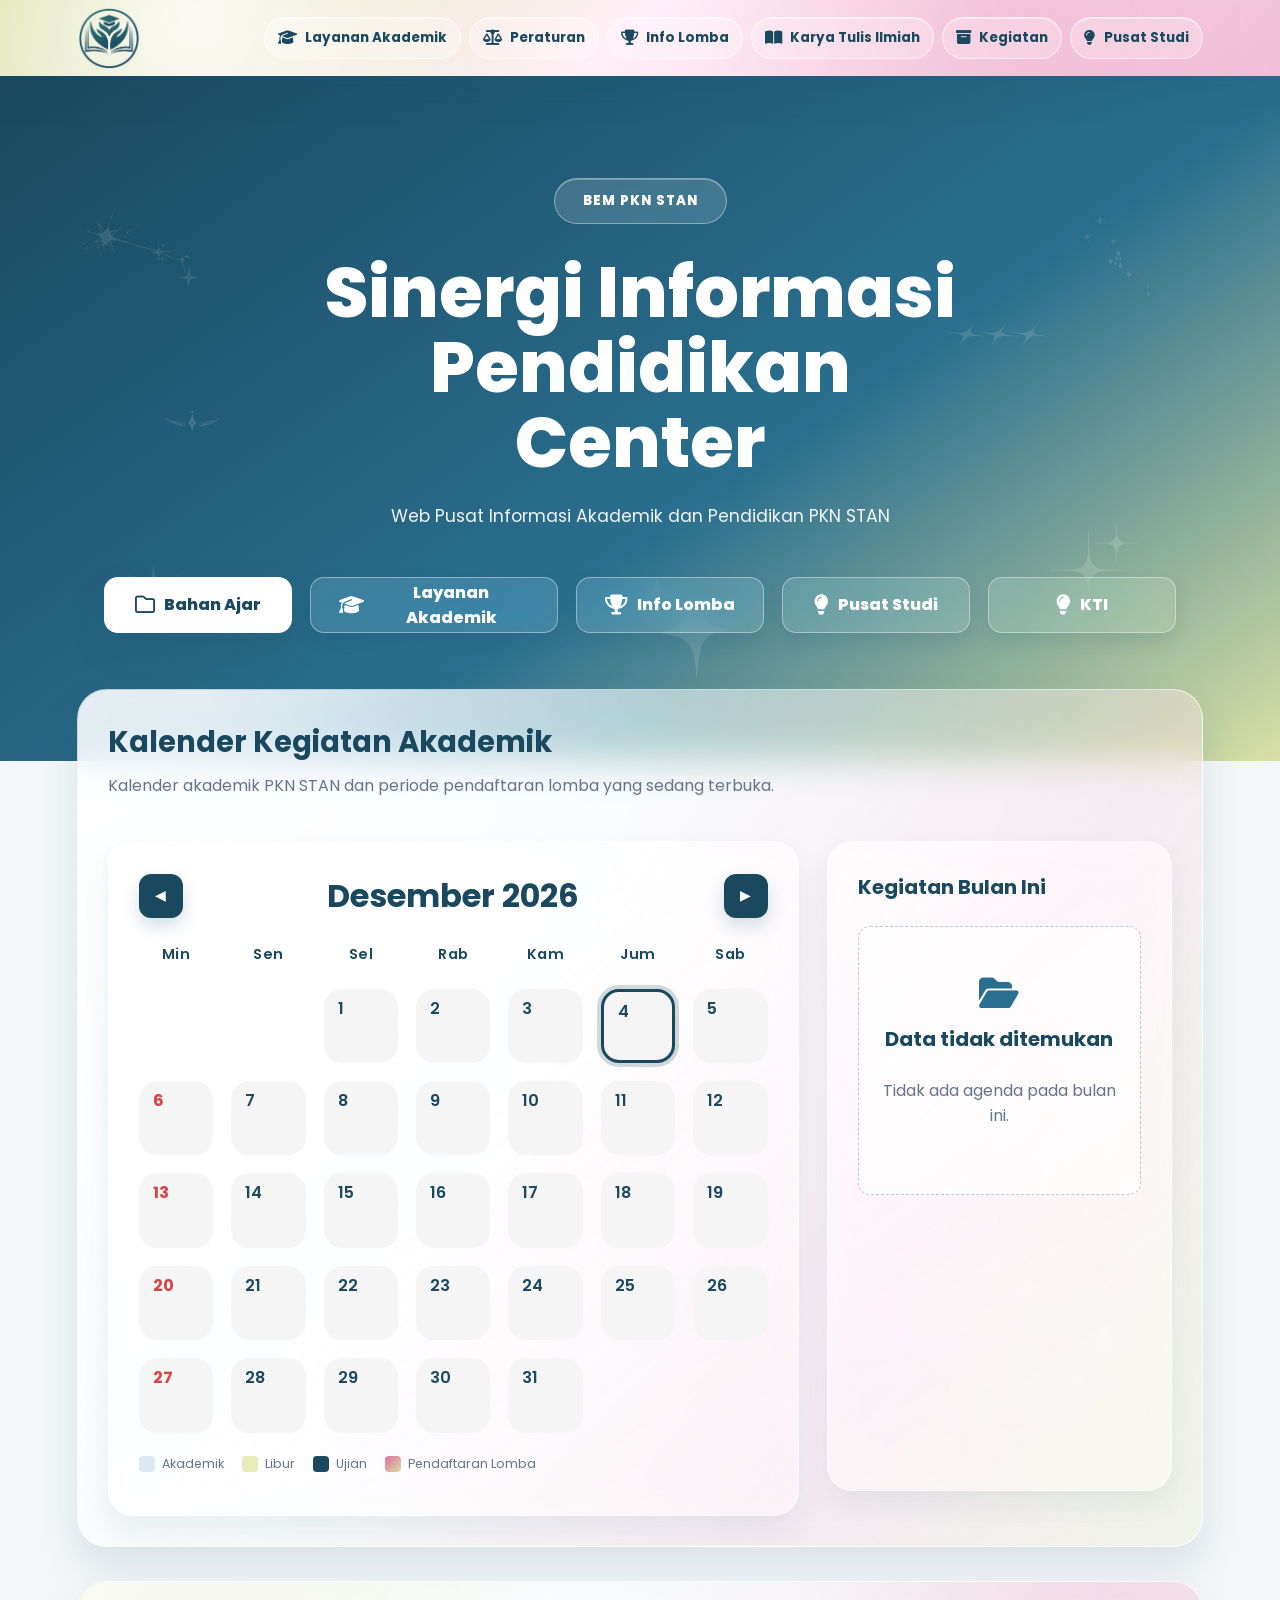
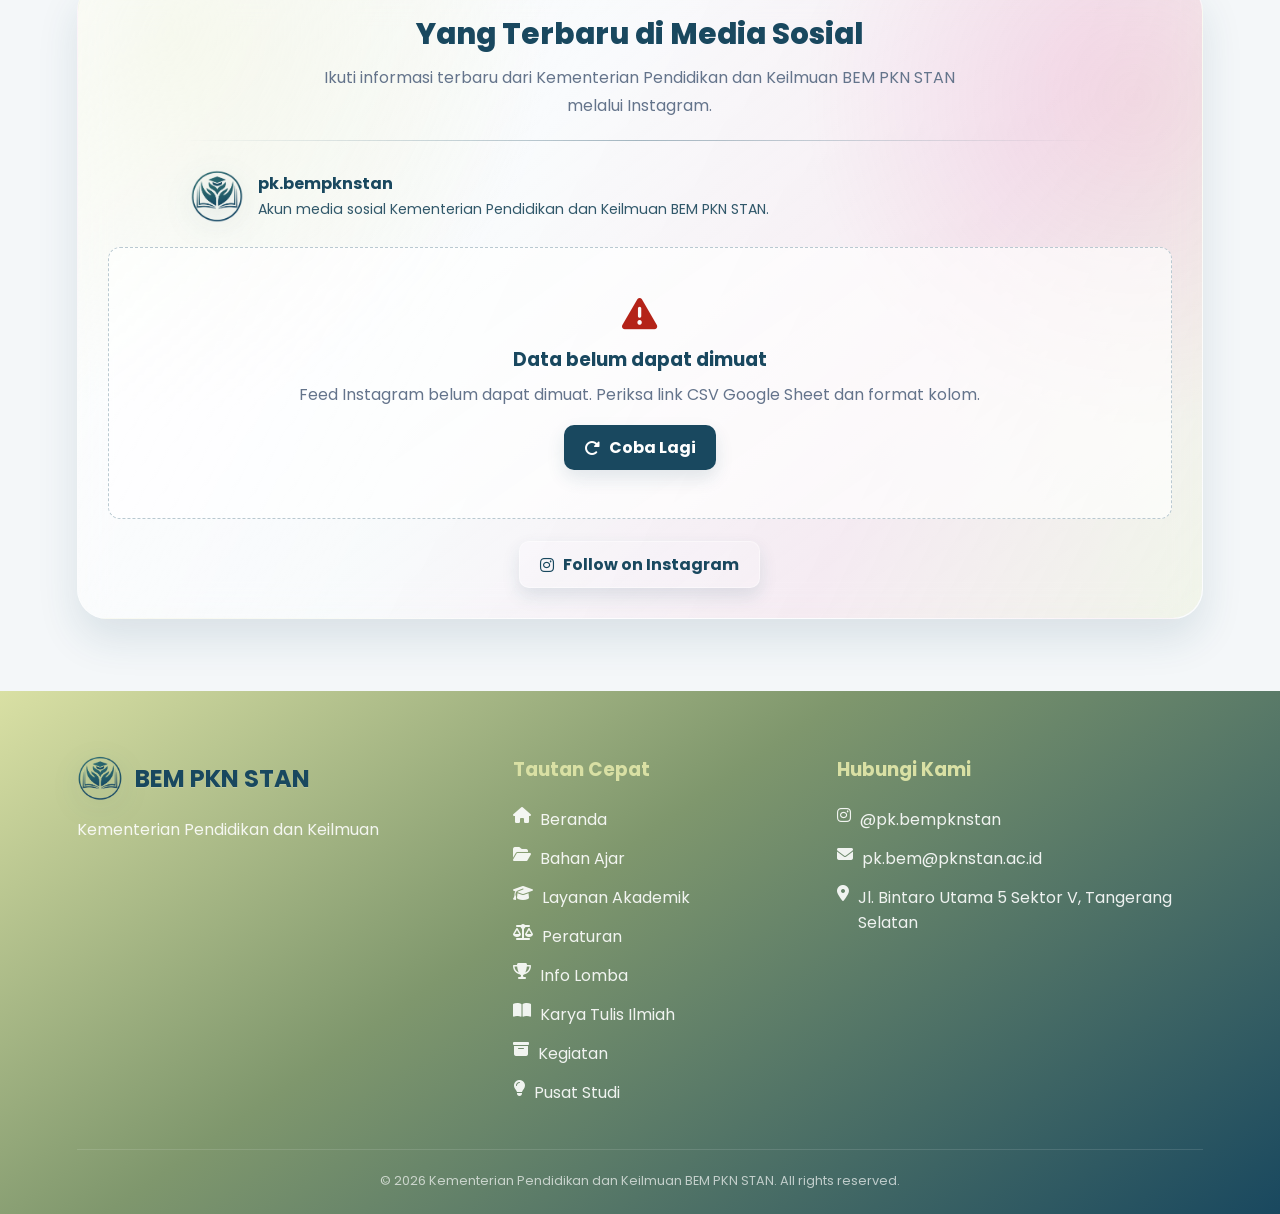
<file: index.html>
<!doctype html>
<html lang="id">
  <head>
    <meta charset="UTF-8" />
    <meta name="viewport" content="width=device-width, initial-scale=1.0" />
    <title>Sinergi Informasi Pendidikan PKN STAN</title>
    <meta
      name="description"
      content="Pusat informasi akademik dan pendidikan BEM PKN STAN, termasuk kalender akademik dan layanan mahasiswa."
    />
    <meta name="theme-color" content="#19485f" />
    <meta property="og:type" content="website" />
    <meta property="og:title" content="Sinergi Informasi Pendidikan PKN STAN" />
    <meta
      property="og:description"
      content="Pusat informasi akademik dan pendidikan BEM PKN STAN."
    />
    <meta property="og:url" content="https://sip-center.netlify.app/" />
    <link rel="canonical" href="https://sip-center.netlify.app/" />
    <link rel="preconnect" href="https://fonts.googleapis.com" />
    <link rel="preconnect" href="https://fonts.gstatic.com" crossorigin />
    <link
      href="https://fonts.googleapis.com/css2?family=Poppins:wght@300;400;500;600;700;800&display=swap"
      rel="stylesheet"
    />
    <link
      rel="stylesheet"
      href="https://cdnjs.cloudflare.com/ajax/libs/font-awesome/6.5.2/css/all.min.css"
    />
    <link rel="icon" type="image/x-icon" href="./image/PK.ico" />
    <link rel="stylesheet" href="./css/style.css?v=20260709-mobile-header-footer-corrected" />
    <script type="module" src="./js/script.js?v=20260709-mobile-header-footer-corrected"></script>
  </head>
  <body data-page="home">
    <div data-include="header"></div>

    <section class="hero hero-home">
      <div class="hero-decor" aria-hidden="true">
        <img
          src="./image/decor/aries.svg"
          class="hero-ornament decor-aries"
          alt=""
        />
        <img
          src="./image/decor/taurus.svg"
          class="hero-ornament decor-taurus"
          alt=""
        />
        <img
          src="./image/decor/element1.svg"
          class="hero-ornament decor-e1"
          alt=""
        />
        <img
          src="./image/decor/element2.svg"
          class="hero-ornament decor-e2"
          alt=""
        />
        <img
          src="./image/decor/element4.svg"
          class="hero-ornament decor-e4"
          alt=""
        />
        <img
          src="./image/decor/element7.svg"
          class="hero-ornament decor-e7"
          alt=""
        />
        <img
          src="./image/decor/element9.svg"
          class="hero-ornament decor-e9"
          alt=""
        />
      </div>

      <div class="container hero-content">
        <div class="glass-badge">BEM PKN STAN</div>
        <h1 class="hero-title">Sinergi Informasi Pendidikan<br />Center</h1>
        <p class="hero-subtitle">
          Web Pusat Informasi Akademik dan Pendidikan PKN STAN
        </p>
        <div class="button-group">
          <a
            href="https://lms.pknstan.ac.id"
            target="_blank"
            rel="noopener noreferrer"
            class="btn btn-primary"
            ><i class="fa-regular fa-folder" aria-hidden="true"></i>Bahan Ajar</a
          >
          <a href="./layanan.html" class="btn btn-glass"
            ><i class="fa-solid fa-graduation-cap" aria-hidden="true"></i
            >Layanan Akademik</a
          >
          <a href="./info-lomba.html" class="btn btn-glass"
            ><i class="fa-solid fa-trophy" aria-hidden="true"></i>Info Lomba</a
          >
          <a href="./pusat-studi.html" class="btn btn-glass"
            ><i class="fa-solid fa-lightbulb" aria-hidden="true"></i>Pusat
            Studi</a
          >
          <a href="./kti.html" class="btn btn-glass"
            ><i class="fa-solid fa-lightbulb" aria-hidden="true"></i>KTI</a
          >
        </div>
      </div>
    </section>

    <main class="main-section">
      <div class="container">
        <section
          class="glass-card content-card calendar-card"
          aria-labelledby="calendar-heading"
        >
          <h2 id="calendar-heading">Kalender Kegiatan Akademik</h2>
          <p class="calendar-subtitle">
            Kalender akademik PKN STAN dan periode pendaftaran lomba yang sedang
            terbuka.
          </p>
          <div class="calendar-wrapper">
            <div class="calendar-left">
              <div class="calendar-header">
                <button
                  class="calendar-nav"
                  type="button"
                  id="prevMonthBtn"
                  aria-label="Bulan sebelumnya"
                >
                  &#9664;
                </button>
                <h3 id="monthYear"></h3>
                <button
                  class="calendar-nav"
                  type="button"
                  id="nextMonthBtn"
                  aria-label="Bulan berikutnya"
                >
                  &#9654;
                </button>
              </div>
              <div
                class="calendar-grid"
                id="calendar"
                aria-label="Kalender bulanan"
              ></div>
              <ul class="legend" aria-label="Keterangan warna kalender">
                <li><span class="legend-swatch"></span>Akademik</li>
                <li><span class="legend-swatch libur"></span>Libur</li>
                <li><span class="legend-swatch ujian"></span>Ujian</li>
                <li>
                  <span class="legend-swatch lomba"></span>Pendaftaran Lomba
                </li>
              </ul>
            </div>
            <aside class="calendar-right" aria-labelledby="agenda-heading">
              <h3 id="agenda-heading">Kegiatan Bulan Ini</h3>
              <div class="agenda-list" id="agendaList" aria-live="polite"></div>
            </aside>
          </div>
        </section>

        <section
          class="glass-card content-card instagram-card"
          aria-labelledby="instagram-heading"
        >
          <div class="instagram-section-head">
            <h2 id="instagram-heading">Yang Terbaru di Media Sosial</h2>
            <p>
              Ikuti informasi terbaru dari Kementerian Pendidikan dan Keilmuan BEM
              PKN STAN melalui Instagram.
            </p>
          </div>

          <div class="instagram-profile">
            <img
              src="./image/PK.webp"
              alt=""
              loading="lazy"
              decoding="async"
            />
            <div>
              <strong>pk.bempknstan</strong>
              <span>
                Akun media sosial Kementerian Pendidikan dan Keilmuan BEM PKN STAN.
              </span>
            </div>
          </div>

          <div
            class="instagram-manual-grid"
            id="instagramFeedGrid"
            aria-label="Feed Instagram manual @pk.bempknstan"
          ></div>

          <div class="instagram-actions">
            <a
              class="btn btn-glass instagram-follow"
              href="https://www.instagram.com/pk.bempknstan"
              target="_blank"
              rel="noopener noreferrer"
            >
              <i class="fa-brands fa-instagram" aria-hidden="true"></i>
              Follow on Instagram
            </a>
          </div>
        </section>
      </div>
    </main>

    <div data-include="footer"></div>
  </body>
</html>
</file>
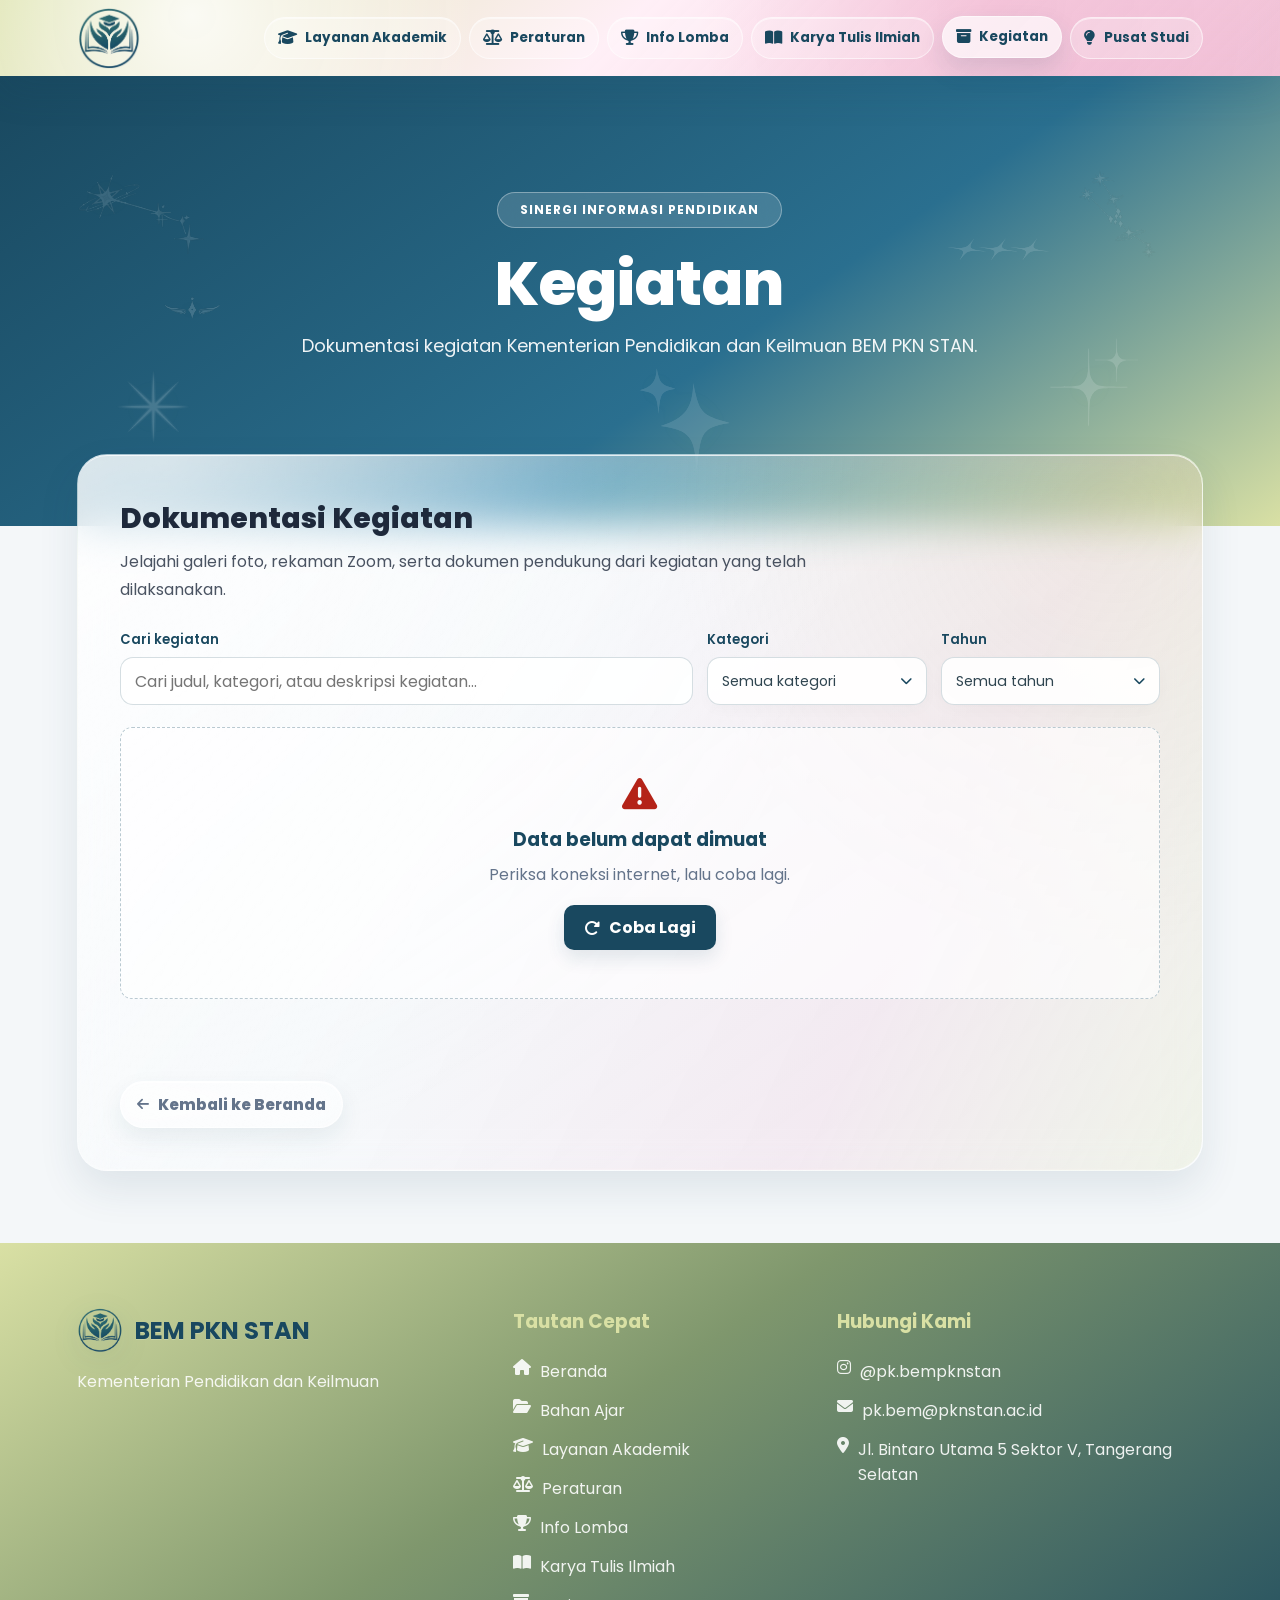
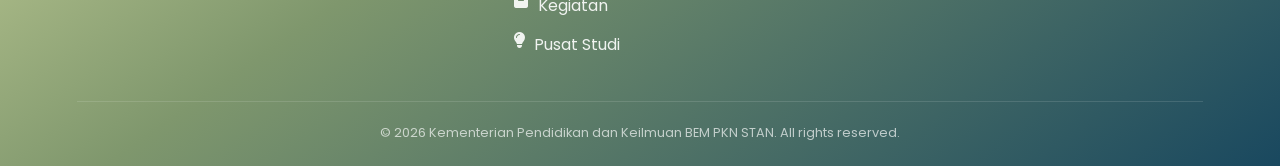
<file: arsip-kegiatan.html>
<!doctype html>
<html lang="id">
  <head>
    <meta charset="UTF-8" />
    <meta name="viewport" content="width=device-width, initial-scale=1.0" />
    <title>Kegiatan | SIP Center</title>
    <meta
      name="description"
      content="Dokumentasi kegiatan Kementerian Pendidikan dan Keilmuan BEM PKN STAN, meliputi galeri foto, rekaman kegiatan, dan dokumen pendukung."
    />
    <meta name="theme-color" content="#19485f" />
    <meta property="og:type" content="website" />
    <meta property="og:title" content="Kegiatan - SIP Center" />
    <meta
      property="og:description"
      content="Dokumentasi kegiatan Kementerian Pendidikan dan Keilmuan BEM PKN STAN."
    />
    <meta property="og:url" content="https://sip-center.netlify.app/arsip-kegiatan.html" />
    <link rel="canonical" href="https://sip-center.netlify.app/arsip-kegiatan.html" />

    <link rel="preconnect" href="https://fonts.googleapis.com" />
    <link rel="preconnect" href="https://fonts.gstatic.com" crossorigin />
    <link
      href="https://fonts.googleapis.com/css2?family=Poppins:wght@300;400;500;600;700;800&display=swap"
      rel="stylesheet"
    />
    <link
      rel="stylesheet"
      href="https://cdnjs.cloudflare.com/ajax/libs/font-awesome/6.5.2/css/all.min.css"
    />
    <link
      rel="stylesheet"
      href="./css/style.css?v=20260709-mobile-header-footer-corrected"
    />
    <script
      type="module"
      src="./js/script.js?v=20260709-mobile-header-footer-corrected"
    ></script>
    <link rel="icon" type="image/x-icon" href="./image/PK.ico" />

  </head>

  <body data-page="archive">
    <div data-include="header"></div>

    <section class="hero">
      <div class="hero-decor" aria-hidden="true">
        <img
          src="./image/decor/aries.svg"
          class="hero-ornament decor-aries"
          alt=""
        />
        <img
          src="./image/decor/taurus.svg"
          class="hero-ornament decor-taurus"
          alt=""
        />
        <img
          src="./image/decor/element1.svg"
          class="hero-ornament decor-e1"
          alt=""
        />
        <img
          src="./image/decor/element2.svg"
          class="hero-ornament decor-e2"
          alt=""
        />
        <img
          src="./image/decor/element4.svg"
          class="hero-ornament decor-e4"
          alt=""
        />
        <img
          src="./image/decor/element7.svg"
          class="hero-ornament decor-e7"
          alt=""
        />
        <img
          src="./image/decor/element9.svg"
          class="hero-ornament decor-e9"
          alt=""
        />
      </div>

      <div class="container hero-content">
        <div class="glass-badge">Sinergi Informasi Pendidikan</div>
        <h1 class="hero-title">Kegiatan</h1>
        <p class="hero-subtitle">
          Dokumentasi kegiatan Kementerian Pendidikan dan Keilmuan BEM PKN STAN.
        </p>
      </div>
    </section>

    <main class="main-section">
      <div class="container">
        <section class="glass-card" aria-labelledby="archive-heading">
          <div class="archive-intro">
            <div class="archive-intro-copy">
              <h2 class="section-heading" id="archive-heading">
                Dokumentasi Kegiatan
              </h2>
              <p>
                Jelajahi galeri foto, rekaman Zoom, serta dokumen pendukung dari
                kegiatan yang telah dilaksanakan.
              </p>
            </div>
          </div>

          <div class="archive-toolbar" aria-label="Filter kegiatan">
            <div class="archive-field">
              <label for="archive-search">Cari kegiatan</label>
              <input
                class="input"
                id="archive-search"
                type="search"
                placeholder="Cari judul, kategori, atau deskripsi kegiatan..."
              />
            </div>

            <div class="archive-field">
              <label for="archive-category">Kategori</label>
              <div class="archive-select" data-custom-select>
                <select
                  class="archive-native-select"
                  id="archive-category"
                  aria-label="Kategori"
                >
                  <option value="">Semua kategori</option>
                </select>
                <button
                  class="archive-select-trigger"
                  type="button"
                  aria-haspopup="listbox"
                  aria-expanded="false"
                >
                  <span class="archive-select-value">Semua kategori</span>
                  <i class="fa-solid fa-chevron-down" aria-hidden="true"></i>
                </button>
                <div class="archive-select-menu" role="listbox"></div>
              </div>
            </div>

            <div class="archive-field">
              <label for="archive-year">Tahun</label>
              <div class="archive-select" data-custom-select>
                <select
                  class="archive-native-select"
                  id="archive-year"
                  aria-label="Tahun"
                >
                  <option value="">Semua tahun</option>
                </select>
                <button
                  class="archive-select-trigger"
                  type="button"
                  aria-haspopup="listbox"
                  aria-expanded="false"
                >
                  <span class="archive-select-value">Semua tahun</span>
                  <i class="fa-solid fa-chevron-down" aria-hidden="true"></i>
                </button>
                <div class="archive-select-menu" role="listbox"></div>
              </div>
            </div>
          </div>

          <div class="archive-grid" id="archive-grid" aria-live="polite"></div>

          <div class="archive-footer-area">
            <a class="back-link" href="./index.html">
              <i class="fa-solid fa-arrow-left" aria-hidden="true"></i>
              <span>Kembali ke Beranda</span>
            </a>
          </div>
        </section>
      </div>
    </main>

    <div
      class="modal gallery-modal"
      id="gallery-modal"
      role="dialog"
      aria-modal="true"
      aria-labelledby="gallery-title"
      aria-hidden="true"
      hidden
    >
      <div class="modal-dialog gallery-dialog">
        <div class="modal-header gallery-header">
          <h2 id="gallery-title">Galeri Kegiatan</h2>
          <button
            class="modal-close gallery-close"
            type="button"
            data-modal-close
            aria-label="Tutup galeri"
          >
            <i class="fa-solid fa-xmark" aria-hidden="true"></i>
          </button>
        </div>
        <div class="modal-body gallery-grid" id="gallery-grid"></div>
      </div>
    </div>

    <div data-include="footer"></div>
  </body>
</html>
</file>
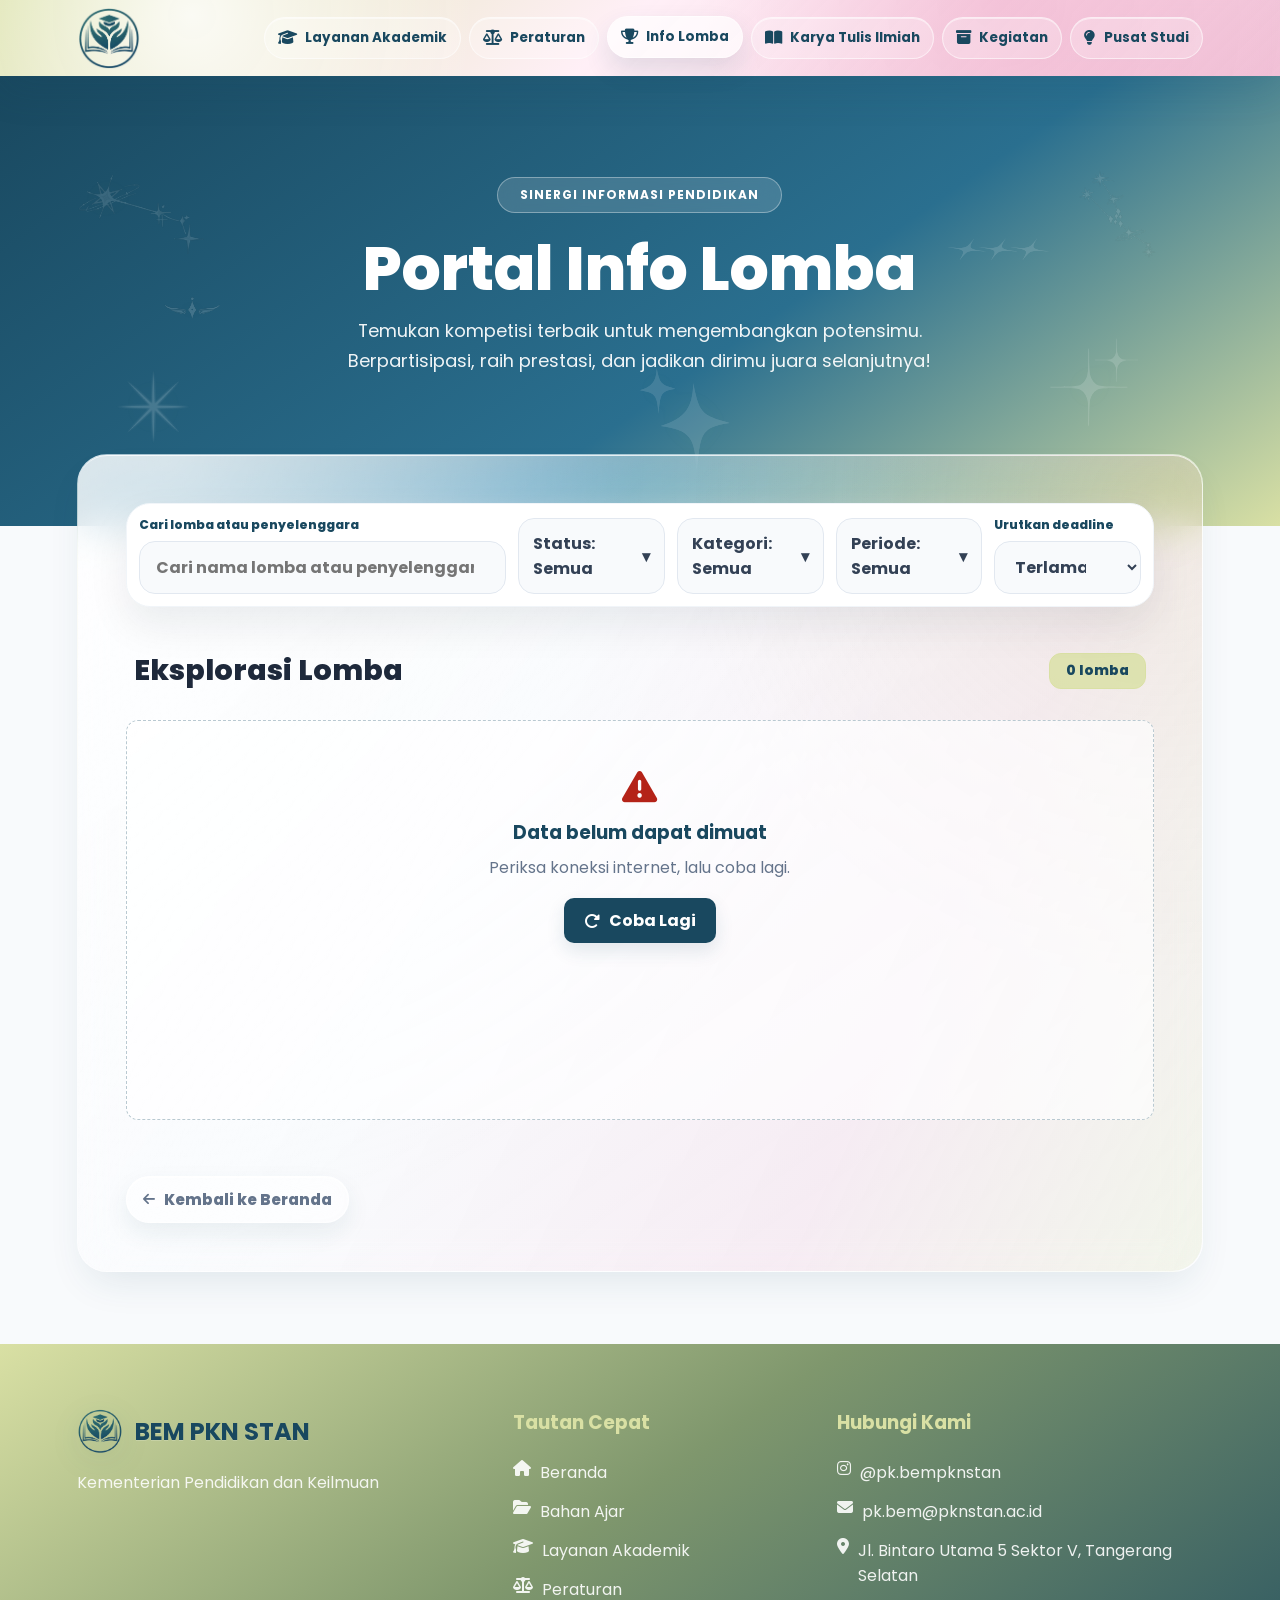
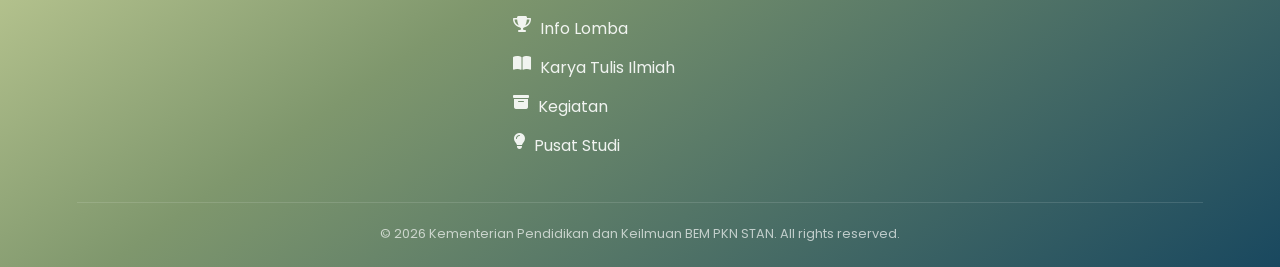
<file: info-lomba.html>
<!doctype html>
<html lang="id">
  <head>
    <meta charset="UTF-8" />
    <meta name="viewport" content="width=device-width, initial-scale=1.0" />
    <title>Info Lomba Akademik</title>
    <meta
      name="description"
      content="Cari dan filter informasi lomba terbaru untuk mahasiswa PKN STAN berdasarkan kategori, status, dan periode."
    />
    <meta name="theme-color" content="#19485f" />
    <meta property="og:type" content="website" />
    <meta
      property="og:title"
      content="Portal Info Lomba Mahasiswa - BEM PKN STAN"
    />
    <meta
      property="og:description"
      content="Informasi lomba terbaru untuk mahasiswa PKN STAN."
    />
    <meta property="og:url" content="https://sip-center.netlify.app/info-lomba.html" />
    <link rel="canonical" href="https://sip-center.netlify.app/info-lomba.html" />
    <link rel="preconnect" href="https://fonts.googleapis.com" />
    <link rel="preconnect" href="https://fonts.gstatic.com" crossorigin />
    <link
      href="https://fonts.googleapis.com/css2?family=Poppins:wght@300;400;500;600;700;800&display=swap"
      rel="stylesheet"
    />
    <link
      rel="stylesheet"
      href="https://cdnjs.cloudflare.com/ajax/libs/font-awesome/6.5.2/css/all.min.css"
    />
    <link rel="stylesheet" href="./css/style.css?v=20260709-mobile-header-footer-corrected" />
    <script type="module" src="./js/script.js?v=20260709-mobile-header-footer-corrected"></script>
    <link rel="icon" type="image/x-icon" href="./image/PK.ico" />
  </head>
  <body data-page="competitions">
    <div data-include="header"></div>
    <section class="hero">
      <div class="hero-decor" aria-hidden="true">
        <img
          src="./image/decor/aries.svg"
          class="hero-ornament decor-aries"
          alt=""
        />
        <img
          src="./image/decor/taurus.svg"
          class="hero-ornament decor-taurus"
          alt=""
        />
        <img
          src="./image/decor/element1.svg"
          class="hero-ornament decor-e1"
          alt=""
        />
        <img
          src="./image/decor/element2.svg"
          class="hero-ornament decor-e2"
          alt=""
        />
        <img
          src="./image/decor/element4.svg"
          class="hero-ornament decor-e4"
          alt=""
        />
        <img
          src="./image/decor/element7.svg"
          class="hero-ornament decor-e7"
          alt=""
        />
        <img
          src="./image/decor/element9.svg"
          class="hero-ornament decor-e9"
          alt=""
        />
      </div>

      <div class="container hero-content">
        <div class="glass-badge">Sinergi Informasi Pendidikan</div>
        <h1 class="hero-title">Portal Info Lomba</h1>
        <p class="hero-subtitle">
          Temukan kompetisi terbaik untuk mengembangkan potensimu.
          Berpartisipasi, raih prestasi, dan jadikan dirimu juara selanjutnya!
        </p>
      </div>
    </section>
    <main class="main-section">
      <div class="container">
        <section class="glass-card" aria-labelledby="competition-heading">
          <h2 class="visually-hidden" id="competition-heading">
            Eksplorasi lomba
          </h2>
          <div class="toolbar competition-toolbar">
            <div class="field">
              <label for="competition-search"
                >Cari lomba atau penyelenggara</label
              ><input
                class="input"
                id="competition-search"
                type="search"
                placeholder="Cari nama lomba atau penyelenggara..."
              />
            </div>
            <div class="filter-group">
              <button
                class="filter-toggle"
                type="button"
                aria-expanded="false"
                aria-controls="status-filter-panel"
              >
                <span id="status-filter-label">Status: Semua</span
                ><span aria-hidden="true">&#9662;</span>
              </button>
              <div class="filter-panel" id="status-filter-panel" hidden></div>
            </div>
            <div class="filter-group">
              <button
                class="filter-toggle"
                type="button"
                aria-expanded="false"
                aria-controls="category-filter-panel"
              >
                <span id="category-filter-label">Kategori: Semua</span
                ><span aria-hidden="true">&#9662;</span>
              </button>
              <div class="filter-panel" id="category-filter-panel" hidden></div>
            </div>
            <div class="filter-group">
              <button
                class="filter-toggle"
                type="button"
                aria-expanded="false"
                aria-controls="month-filter-panel"
              >
                <span id="month-filter-label">Periode: Semua</span
                ><span aria-hidden="true">&#9662;</span>
              </button>
              <div class="filter-panel" id="month-filter-panel" hidden></div>
            </div>
            <div class="select-field">
              <label for="competition-sort">Urutkan deadline</label
              ><select class="select" id="competition-sort">
                <option value="asc">Terdekat</option>
                <option value="desc">Terlama</option>
              </select>
            </div>
          </div>
          <div class="result-bar">
            <h2 class="section-heading">Eksplorasi Lomba</h2>
            <span class="result-count" id="competition-count" aria-live="polite"
              >0 lomba</span
            >
          </div>
          <div
            class="data-grid"
            id="competitions-grid"
            aria-live="polite"
          ></div>
          <div class="pagination" id="competition-pagination" hidden>
            <button class="btn btn-secondary" type="button" id="prev-page">
              Sebelumnya</button
            ><span id="page-info" aria-live="polite">Halaman 1 dari 1</span
            ><button class="btn btn-secondary" type="button" id="next-page">
              Berikutnya
            </button>
          </div>
          <a class="back-link" href="./index.html">
            <i class="fa-solid fa-arrow-left" aria-hidden="true"></i>
            <span>Kembali ke Beranda</span>
          </a>
        </section>
      </div>
    </main>
    <div
      class="modal"
      id="competition-modal"
      role="dialog"
      aria-modal="true"
      aria-labelledby="competition-modal-title"
      aria-describedby="competition-modal-description"
      aria-hidden="true"
      hidden
    >
      <div class="modal-dialog">
        <div class="modal-header">
          <div>
            <h2 id="competition-modal-title">Detail Lomba</h2>
            <p id="competition-modal-description">
              Informasi lengkap kompetisi yang dipilih.
            </p>
          </div>
          <button
            class="modal-close"
            type="button"
            data-modal-close
            aria-label="Tutup modal"
          >
            &times;
          </button>
        </div>
        <div class="modal-body" id="competition-modal-body"></div>
      </div>
    </div>
    <div data-include="footer"></div>
  </body>
</html>
</file>
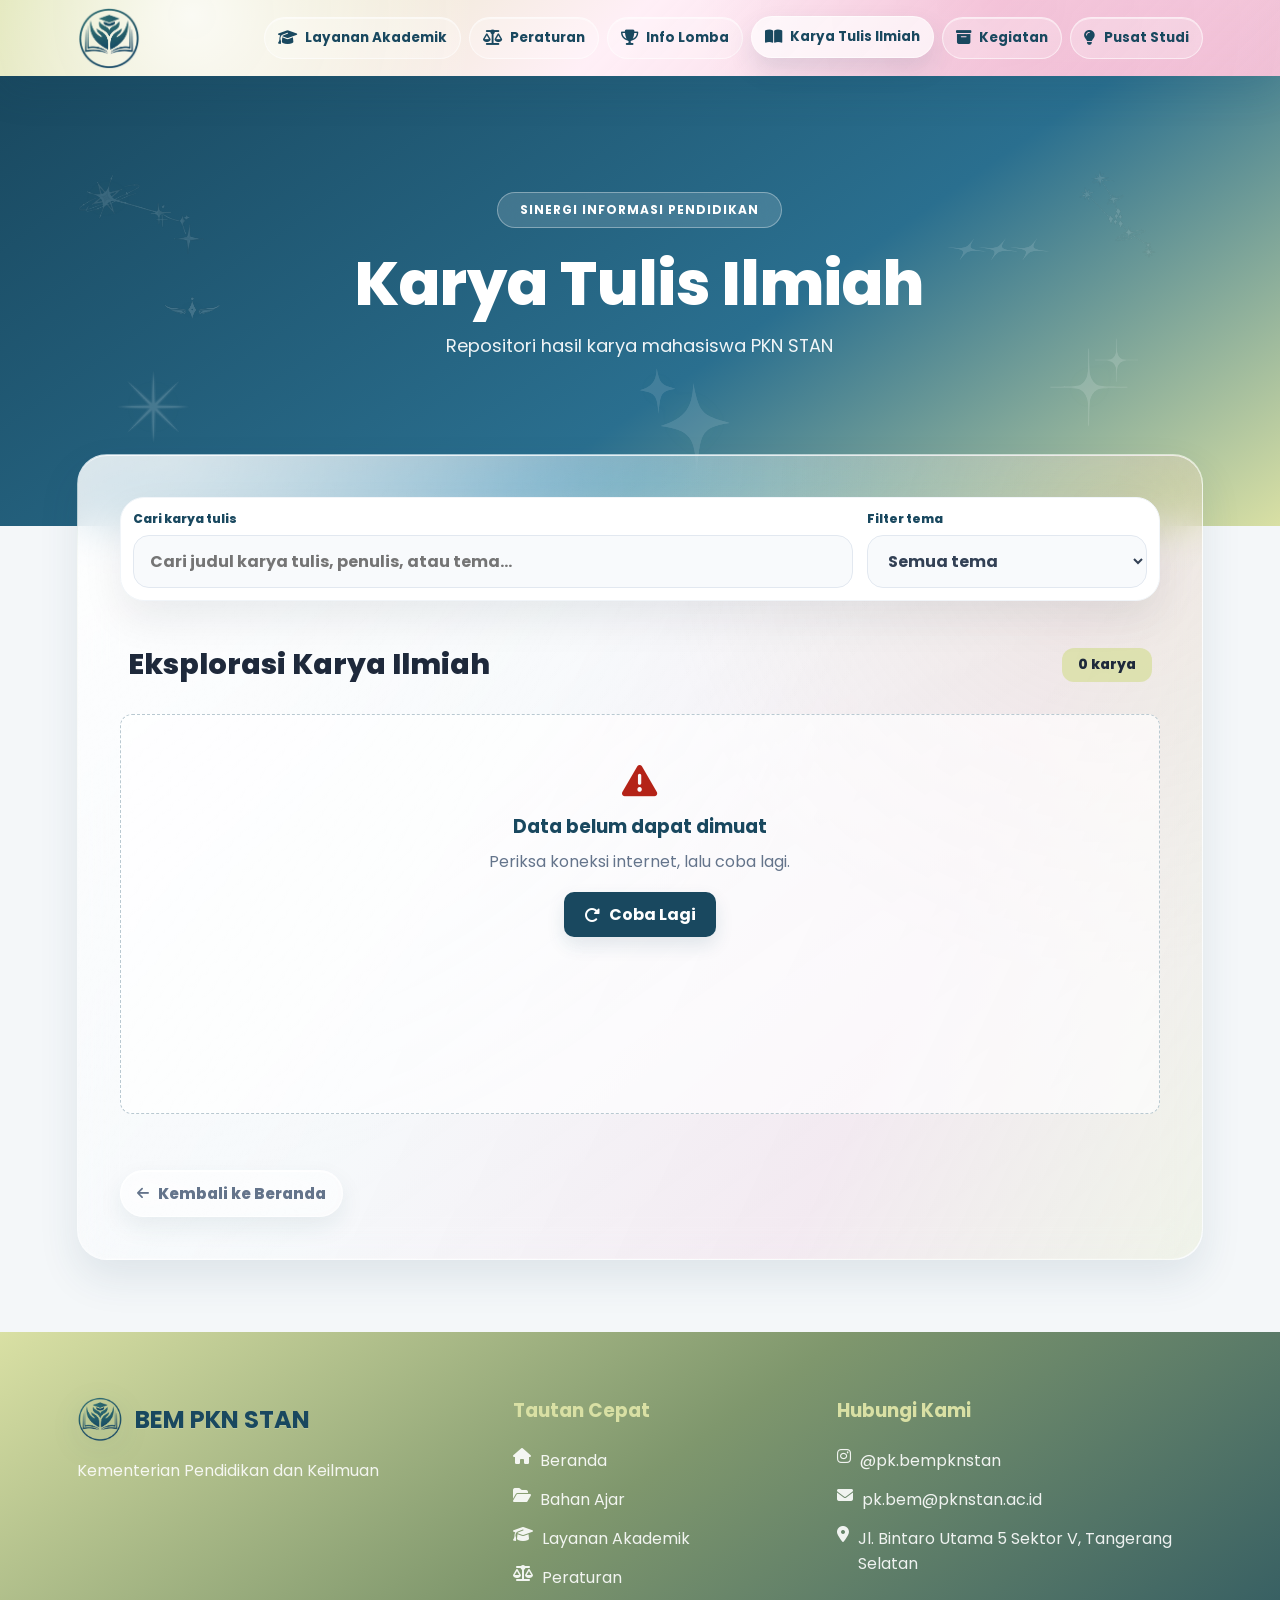
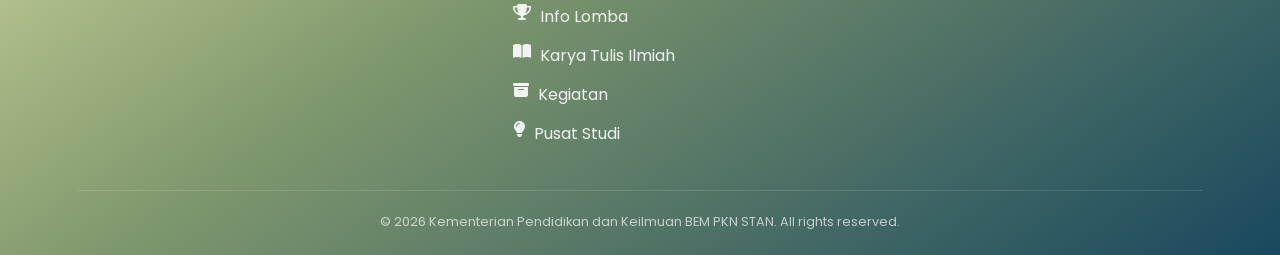
<file: kti.html>
<!doctype html>
<html lang="id">
  <head>
    <meta charset="UTF-8" />
    <meta name="viewport" content="width=device-width, initial-scale=1.0" />
    <title>Repositori KTI</title>
    <meta
      name="description"
      content="Cari karya tulis ilmiah mahasiswa PKN STAN berdasarkan judul, penulis, atau tema."
    />
    <meta name="theme-color" content="#19485f" />
    <meta property="og:type" content="website" />
    <meta
      property="og:title"
      content="Repositori Karya Tulis Ilmiah - BEM PKN STAN"
    />
    <meta
      property="og:description"
      content="Repositori pencarian karya tulis ilmiah mahasiswa PKN STAN."
    />
    <meta property="og:url" content="https://sip-center.netlify.app/kti.html" />
    <link rel="canonical" href="https://sip-center.netlify.app/kti.html" />
    <link rel="preconnect" href="https://fonts.googleapis.com" />
    <link rel="preconnect" href="https://fonts.gstatic.com" crossorigin />
    <link
      href="https://fonts.googleapis.com/css2?family=Poppins:wght@300;400;500;600;700;800&display=swap"
      rel="stylesheet"
    />
    <link
      rel="stylesheet"
      href="https://cdnjs.cloudflare.com/ajax/libs/font-awesome/6.5.2/css/all.min.css"
    />
    <script type="module" src="./js/script.js?v=20260709-mobile-header-footer-corrected"></script>
    <link rel="stylesheet" href="./css/style.css?v=20260709-mobile-header-footer-corrected" />
    <link rel="icon" type="image/x-icon" href="./image/PK.ico" />
  </head>
  <body data-page="kti">
    <div data-include="header"></div>
    <section class="hero">
      <div class="hero-decor" aria-hidden="true">
        <img
          src="./image/decor/aries.svg"
          class="hero-ornament decor-aries"
          alt=""
        />
        <img
          src="./image/decor/taurus.svg"
          class="hero-ornament decor-taurus"
          alt=""
        />
        <img
          src="./image/decor/element1.svg"
          class="hero-ornament decor-e1"
          alt=""
        />
        <img
          src="./image/decor/element2.svg"
          class="hero-ornament decor-e2"
          alt=""
        />
        <img
          src="./image/decor/element4.svg"
          class="hero-ornament decor-e4"
          alt=""
        />
        <img
          src="./image/decor/element7.svg"
          class="hero-ornament decor-e7"
          alt=""
        />
        <img
          src="./image/decor/element9.svg"
          class="hero-ornament decor-e9"
          alt=""
        />
      </div>
      <div class="container hero-content">
        <div class="glass-badge">Sinergi Informasi Pendidikan</div>
        <h1 class="hero-title">Karya Tulis Ilmiah</h1>
        <p class="hero-subtitle">Repositori hasil karya mahasiswa PKN STAN</p>
      </div>
    </section>
    <main class="main-section">
      <div class="container">
        <section class="glass-card" aria-labelledby="kti-heading">
          <div class="toolbar kti-toolbar">
            <div class="field">
              <label for="kti-search">Cari karya tulis</label
              ><input
                class="input"
                id="kti-search"
                type="search"
                placeholder="Cari judul karya tulis, penulis, atau tema..."
              />
            </div>
            <div class="select-field kti-filter-field">
              <label for="kti-theme-filter">Filter tema</label>
              <select class="select" id="kti-theme-filter">
                <option value="">Semua tema</option>
              </select>
            </div>
          </div>
          <div class="result-bar">
            <h2 class="section-heading" id="kti-heading">
              Eksplorasi Karya Ilmiah
            </h2>
            <span class="result-count" id="kti-count" aria-live="polite"
              >0 karya</span
            >
          </div>
          <div class="data-grid" id="kti-grid" aria-live="polite"></div>
          <div class="pagination kti-pagination" id="kti-pagination" hidden>
            <button class="btn btn-secondary" type="button" id="kti-prev-page">
              Sebelumnya
            </button>
            <span id="kti-page-info" aria-live="polite">Halaman 1 dari 1</span>
            <button class="btn btn-secondary" type="button" id="kti-next-page">
              Berikutnya
            </button>
          </div>
          <a class="back-link" href="./index.html">
            <i class="fa-solid fa-arrow-left" aria-hidden="true"></i>
            <span>Kembali ke Beranda</span>
          </a>
        </section>
      </div>
    </main>
    <div data-include="footer"></div>
  </body>
</html>
</file>
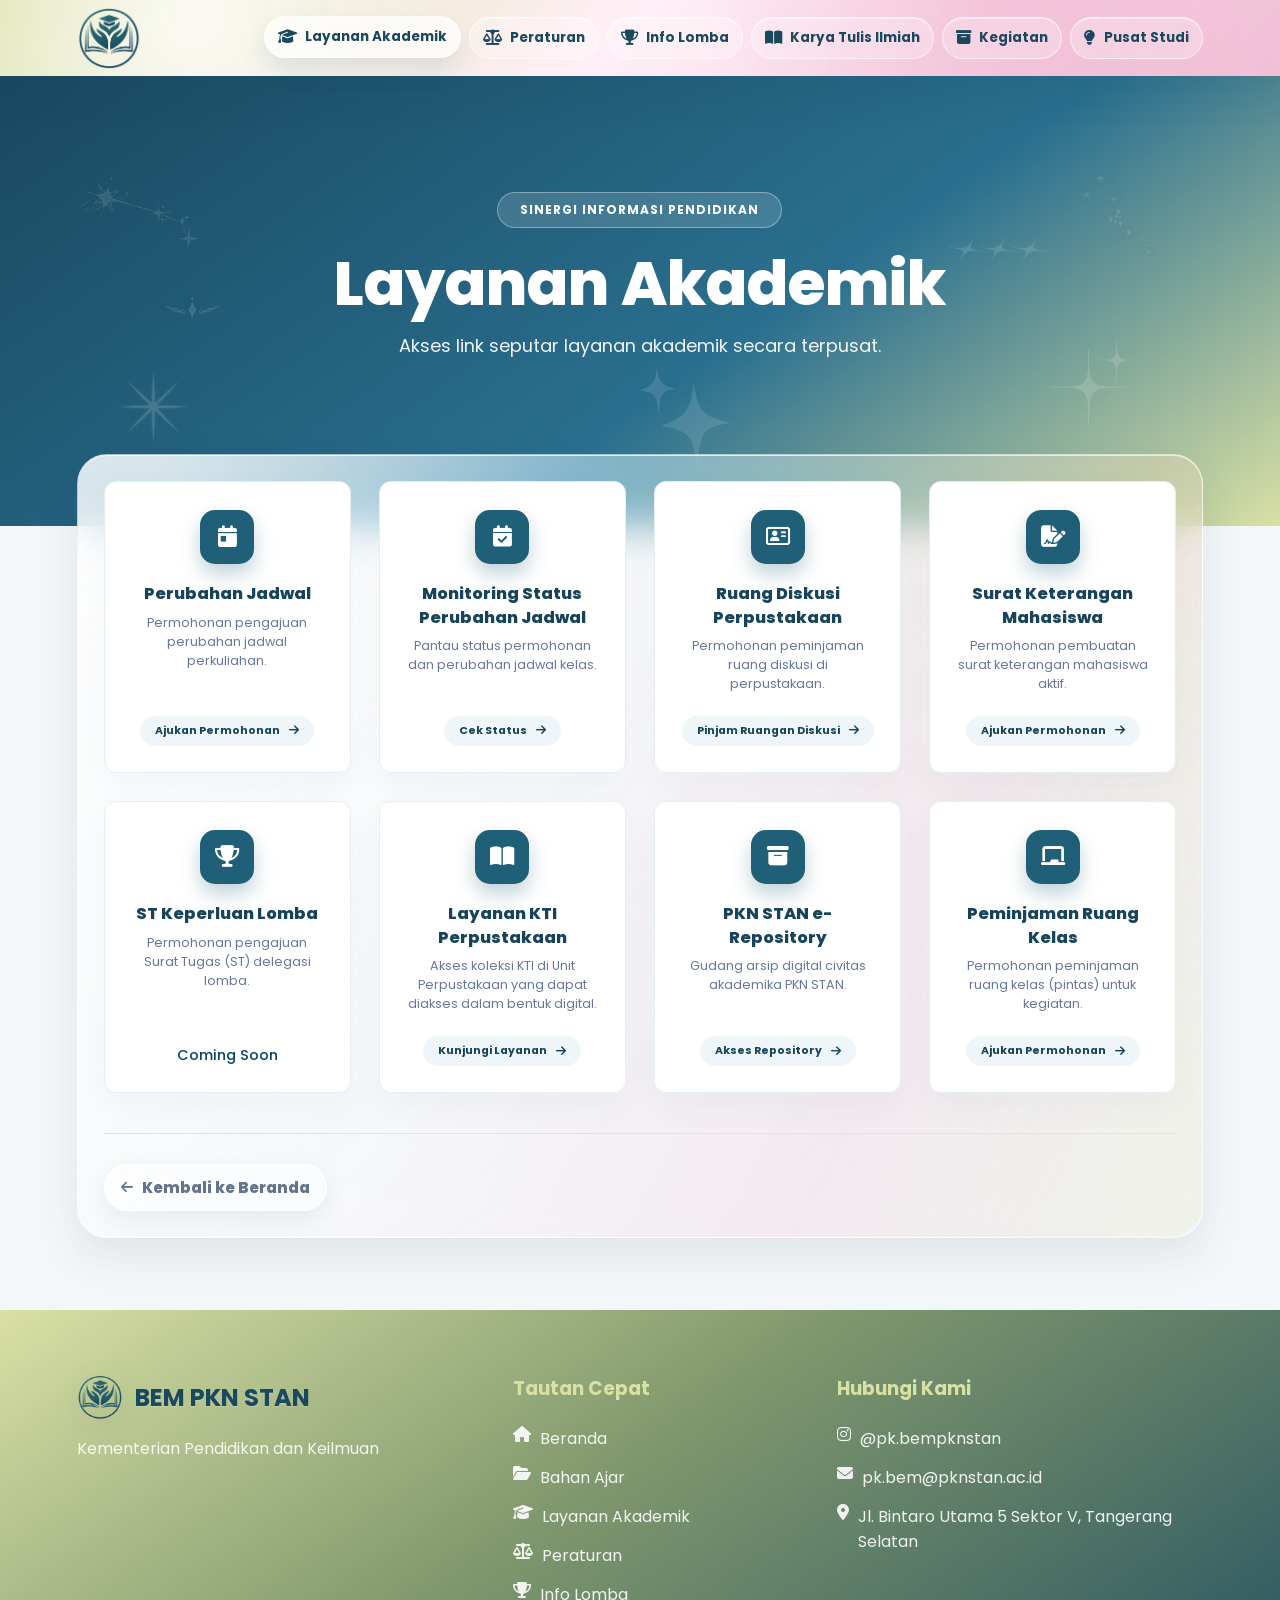
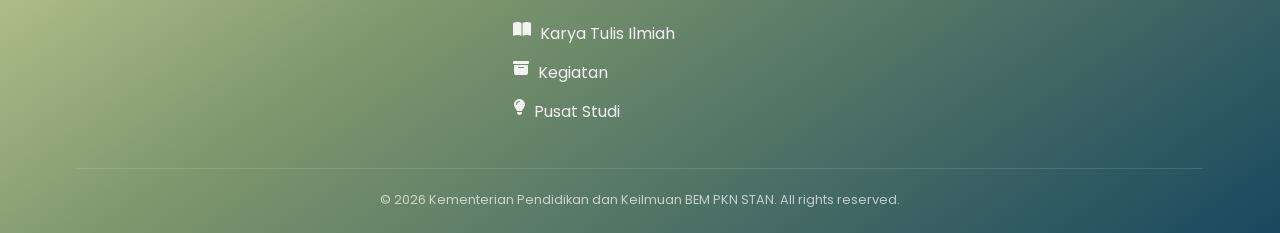
<file: layanan.html>
<!doctype html>
<html lang="id">
  <head>
    <meta charset="UTF-8" />
    <meta name="viewport" content="width=device-width, initial-scale=1.0" />
    <title>Layanan Akademik</title>
    <meta
      name="description"
      content="Akses terpusat layanan perubahan jadwal, surat mahasiswa, peminjaman ruang, perpustakaan, dan repositori PKN STAN."
    />
    <meta name="theme-color" content="#19485f" />
    <meta property="og:type" content="website" />
    <meta
      property="og:title"
      content="Layanan Akademik Mahasiswa - BEM PKN STAN"
    />
    <meta
      property="og:description"
      content="Akses layanan akademik mahasiswa PKN STAN secara terpusat."
    />
    <meta property="og:url" content="https://sip-center.netlify.app/layanan.html" />
    <link rel="canonical" href="https://sip-center.netlify.app/layanan.html" />
    <link rel="preconnect" href="https://fonts.googleapis.com" />
    <link rel="preconnect" href="https://fonts.gstatic.com" crossorigin />
    <link
      href="https://fonts.googleapis.com/css2?family=Poppins:wght@300;400;500;600;700;800&display=swap"
      rel="stylesheet"
    />
    <link
      rel="stylesheet"
      href="https://cdnjs.cloudflare.com/ajax/libs/font-awesome/6.5.2/css/all.min.css"
    />
    <link rel="stylesheet" href="./css/style.css?v=20260709-mobile-header-footer-corrected" />
    <script type="module" src="./js/script.js?v=20260709-mobile-header-footer-corrected"></script>
    <link rel="icon" type="image/x-icon" href="./image/PK.ico" />
  </head>
  <body data-page="services">
    <div data-include="header"></div>
    <section class="hero">
      <div class="hero-decor" aria-hidden="true">
        <img
          src="./image/decor/aries.svg"
          class="hero-ornament decor-aries"
          alt=""
        />
        <img
          src="./image/decor/taurus.svg"
          class="hero-ornament decor-taurus"
          alt=""
        />
        <img
          src="./image/decor/element1.svg"
          class="hero-ornament decor-e1"
          alt=""
        />
        <img
          src="./image/decor/element2.svg"
          class="hero-ornament decor-e2"
          alt=""
        />
        <img
          src="./image/decor/element4.svg"
          class="hero-ornament decor-e4"
          alt=""
        />
        <img
          src="./image/decor/element7.svg"
          class="hero-ornament decor-e7"
          alt=""
        />
        <img
          src="./image/decor/element9.svg"
          class="hero-ornament decor-e9"
          alt=""
        />
      </div>

      <div class="container hero-content">
        <div class="glass-badge">Sinergi Informasi Pendidikan</div>
        <h1 class="hero-title">Layanan Akademik</h1>
        <p class="hero-subtitle">
          Akses link seputar layanan akademik secara terpusat.
        </p>
      </div>
    </section>
    <main class="main-section">
      <div class="container">
        <section
          class="glass-card service-panel"
          aria-labelledby="service-heading"
        >
          <h2 class="visually-hidden" id="service-heading">
            Daftar layanan akademik
          </h2>
          <div class="service-grid">
            <article class="card service-card">
              <div class="service-icon" aria-hidden="true">
                <i class="fa-solid fa-calendar-day"></i>
              </div>
              <h3>Perubahan Jadwal</h3>
              <p>Permohonan pengajuan perubahan jadwal perkuliahan.</p>
              <a
                class="btn card-action service-action"
                href="https://docs.google.com/forms/d/e/1FAIpQLSeNjKUgqtohKpSI7vD9RB8ul39QeneYHlnmnTT47p2EtaRqXw/viewform"
                target="_blank"
                rel="noopener noreferrer"
                >Ajukan Permohonan
                <i class="fa-solid fa-arrow-right" aria-hidden="true"></i
              ></a>
            </article>
            <article class="card service-card">
              <div class="service-icon" aria-hidden="true">
                <i class="fa-solid fa-calendar-check"></i>
              </div>
              <h3>Monitoring Status Perubahan Jadwal</h3>
              <p>Pantau status permohonan dan perubahan jadwal kelas.</p>
              <a
                class="btn card-action service-action"
                href="https://docs.google.com/spreadsheets/d/1qJS_v1nyLR9bWHXzfWd3d0cPJqBEIyUks3wTx6qtlDo/edit?gid=304831868#gid=304831868"
                target="_blank"
                rel="noopener noreferrer"
                >Cek Status
                <i class="fa-solid fa-arrow-right" aria-hidden="true"></i
              ></a>
            </article>
            <article class="card service-card">
              <div class="service-icon" aria-hidden="true">
                <i class="fa-regular fa-address-card"></i>
              </div>
              <h3>Ruang Diskusi Perpustakaan</h3>
              <p>Permohonan peminjaman ruang diskusi di perpustakaan.</p>
              <a
                class="btn card-action service-action"
                href="https://docs.google.com/forms/d/e/1FAIpQLSdoT64dsPCmC-b0qZ56jcCwLSr_8lnGIjNgy1ODdf1de3uvmg/viewform"
                target="_blank"
                rel="noopener noreferrer"
                >Pinjam Ruangan Diskusi
                <i class="fa-solid fa-arrow-right" aria-hidden="true"></i
              ></a>
            </article>
            <article class="card service-card">
              <div class="service-icon" aria-hidden="true">
                <i class="fa-solid fa-file-signature"></i>
              </div>
              <h3>Surat Keterangan Mahasiswa</h3>
              <p>Permohonan pembuatan surat keterangan mahasiswa aktif.</p>
              <a
                class="btn card-action service-action"
                href="https://docs.google.com/forms/d/e/1FAIpQLSdmGySZIHvmw28EmDxQNQJSUYTy8oBr9ECev-1MyT_usxqlyA/viewform"
                target="_blank"
                rel="noopener noreferrer"
                >Ajukan Permohonan
                <i class="fa-solid fa-arrow-right" aria-hidden="true"></i
              ></a>
            </article>
            <article class="card service-card">
              <div class="service-icon" aria-hidden="true">
                <i class="fa-solid fa-trophy"></i>
              </div>
              <h3>ST Keperluan Lomba</h3>
              <p>Permohonan pengajuan Surat Tugas (ST) delegasi lomba.</p>
              <span class="disabled-label">Coming Soon</span>
            </article>
            <article class="card service-card">
              <div class="service-icon" aria-hidden="true">
                <i class="fa-solid fa-book-open"></i>
              </div>
              <h3>Layanan KTI Perpustakaan</h3>
              <p>
                Akses koleksi KTI di Unit Perpustakaan yang dapat diakses dalam
                bentuk digital.
              </p>
              <a
                class="btn card-action service-action"
                href="https://docs.google.com/forms/d/e/1FAIpQLScs25wCRI5Z9GIKGcSZuTK3cgQWTuvpSCZdNzxRdeE1AKRg4w/viewform"
                target="_blank"
                rel="noopener noreferrer"
                >Kunjungi Layanan
                <i class="fa-solid fa-arrow-right" aria-hidden="true"></i
              ></a>
            </article>
            <article class="card service-card">
              <div class="service-icon" aria-hidden="true">
                <i class="fa-solid fa-box-archive"></i>
              </div>
              <h3>PKN STAN e-Repository</h3>
              <p>Gudang arsip digital civitas akademika PKN STAN.</p>
              <a
                class="btn card-action service-action"
                href="https://eprints.pknstan.ac.id/"
                target="_blank"
                rel="noopener noreferrer"
                >Akses Repository
                <i class="fa-solid fa-arrow-right" aria-hidden="true"></i
              ></a>
            </article>
            <article class="card service-card">
              <div class="service-icon" aria-hidden="true">
                <i class="fa-solid fa-chalkboard"></i>
              </div>
              <h3>Peminjaman Ruang Kelas</h3>
              <p>Permohonan peminjaman ruang kelas (pintas) untuk kegiatan.</p>
              <a
                class="btn card-action service-action"
                href="https://pintas.pknstan.ac.id"
                target="_blank"
                rel="noopener noreferrer"
                >Ajukan Permohonan
                <i class="fa-solid fa-arrow-right" aria-hidden="true"></i
              ></a>
            </article>
          </div>
          <div class="service-footer">
            <a class="back-link" href="./index.html">
              <i class="fa-solid fa-arrow-left" aria-hidden="true"></i>
              <span>Kembali ke Beranda</span>
            </a>
          </div>
        </section>
      </div>
    </main>
    <div data-include="footer"></div>
  </body>
</html>
</file>
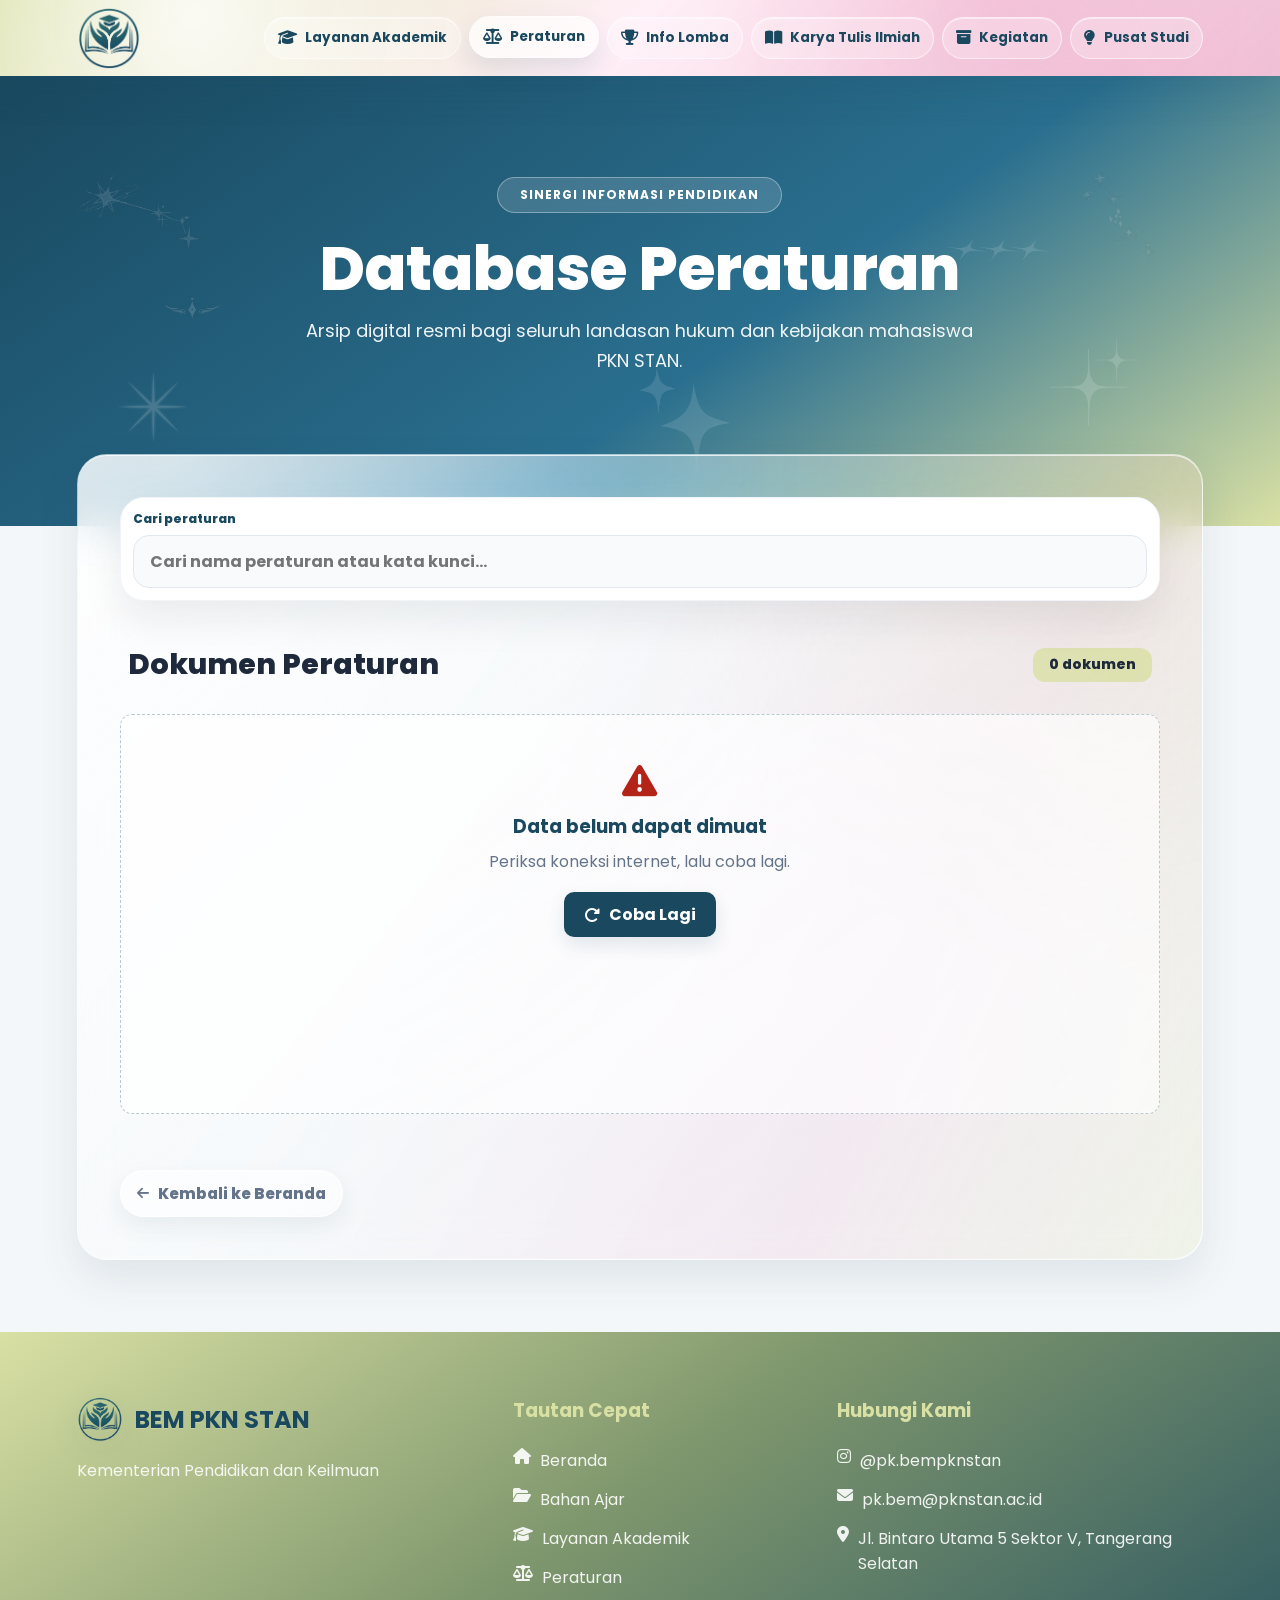
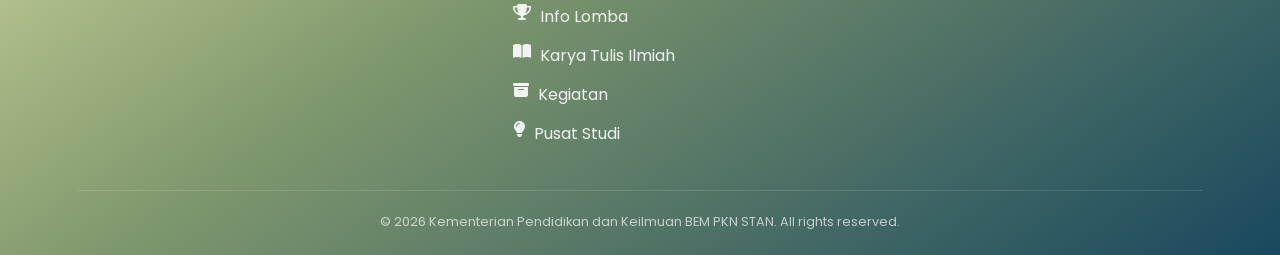
<file: peraturan.html>
<!doctype html>
<html lang="id">
  <head>
    <meta charset="UTF-8" />
    <meta name="viewport" content="width=device-width, initial-scale=1.0" />
    <title>Database Peraturan</title>
    <meta
      name="description"
      content="Arsip digital landasan hukum dan kebijakan mahasiswa PKN STAN yang dapat dicari, dilihat, dan diunduh."
    />
    <meta name="theme-color" content="#19485f" />
    <meta property="og:type" content="website" />
    <meta
      property="og:title"
      content="Database Peraturan Mahasiswa - BEM PKN STAN"
    />
    <meta
      property="og:description"
      content="Arsip digital landasan hukum dan kebijakan mahasiswa PKN STAN."
    />
    <meta property="og:url" content="https://sip-center.netlify.app/peraturan.html" />
    <link rel="canonical" href="https://sip-center.netlify.app/peraturan.html" />
    <link rel="preconnect" href="https://fonts.googleapis.com" />
    <link rel="preconnect" href="https://fonts.gstatic.com" crossorigin />
    <link
      href="https://fonts.googleapis.com/css2?family=Poppins:wght@300;400;500;600;700;800&display=swap"
      rel="stylesheet"
    />
    <link
      rel="stylesheet"
      href="https://cdnjs.cloudflare.com/ajax/libs/font-awesome/6.5.2/css/all.min.css"
    />
    <script type="module" src="./js/script.js?v=20260709-mobile-header-footer-corrected"></script>
    <link rel="stylesheet" href="./css/style.css?v=20260709-mobile-header-footer-corrected" />
    <link rel="icon" type="image/x-icon" href="./image/PK.ico" />
  </head>
  <body data-page="regulations">
    <div data-include="header"></div>
    <section class="hero">
      <div class="hero-decor" aria-hidden="true">
        <img
          src="./image/decor/aries.svg"
          class="hero-ornament decor-aries"
          alt=""
        />
        <img
          src="./image/decor/taurus.svg"
          class="hero-ornament decor-taurus"
          alt=""
        />
        <img
          src="./image/decor/element1.svg"
          class="hero-ornament decor-e1"
          alt=""
        />
        <img
          src="./image/decor/element2.svg"
          class="hero-ornament decor-e2"
          alt=""
        />
        <img
          src="./image/decor/element4.svg"
          class="hero-ornament decor-e4"
          alt=""
        />
        <img
          src="./image/decor/element7.svg"
          class="hero-ornament decor-e7"
          alt=""
        />
        <img
          src="./image/decor/element9.svg"
          class="hero-ornament decor-e9"
          alt=""
        />
      </div>

      <div class="container hero-content">
        <div class="glass-badge">Sinergi Informasi Pendidikan</div>
        <h1 class="hero-title">Database Peraturan</h1>
        <p class="hero-subtitle">
          Arsip digital resmi bagi seluruh landasan hukum dan kebijakan
          mahasiswa PKN STAN.
        </p>
      </div>
    </section>
    <main class="main-section">
      <div class="container">
        <section class="glass-card" aria-labelledby="regulation-heading">
          <h2 class="visually-hidden" id="regulation-heading">
            Daftar peraturan
          </h2>
          <div class="toolbar">
            <div class="field">
              <label for="regulation-search">Cari peraturan</label
              ><input
                class="input"
                id="regulation-search"
                type="search"
                placeholder="Cari nama peraturan atau kata kunci..."
              />
            </div>
          </div>
          <div class="result-bar">
            <h2 class="section-heading">Dokumen Peraturan</h2>
            <span class="result-count" id="regulation-count" aria-live="polite"
              >0 dokumen</span
            >
          </div>
          <div class="data-grid" id="regulation-grid" aria-live="polite"></div>
          <a class="back-link" href="./index.html">
            <i class="fa-solid fa-arrow-left" aria-hidden="true"></i>
            <span>Kembali ke Beranda</span>
          </a>
        </section>
      </div>
    </main>
    <div
      class="modal"
      id="pdf-modal"
      role="dialog"
      aria-modal="true"
      aria-labelledby="pdf-title"
      aria-describedby="pdf-description"
      aria-hidden="true"
      hidden
    >
      <div class="modal-dialog pdf-dialog">
        <div class="modal-header">
          <div>
            <h2 id="pdf-title">Pratinjau Dokumen</h2>
            <p id="pdf-description">Dokumen resmi peraturan kampus.</p>
          </div>
          <div class="card-actions">
            <a
              class="btn card-action"
              id="pdf-download"
              target="_blank"
              rel="noopener noreferrer"
              >Unduh PDF</a
            ><button
              class="modal-close"
              type="button"
              data-modal-close
              aria-label="Tutup modal"
            >
              &times;
            </button>
          </div>
        </div>
        <div class="modal-body">
          <div class="modal-error" id="pdf-error" hidden>
            Dokumen tidak dapat dibuka karena URL tidak valid atau tidak
            diizinkan.
          </div>
          <iframe
            class="pdf-frame"
            id="pdf-frame"
            title="Pratinjau dokumen"
          ></iframe>
        </div>
      </div>
    </div>
    <div data-include="footer"></div>
  </body>
</html>
</file>
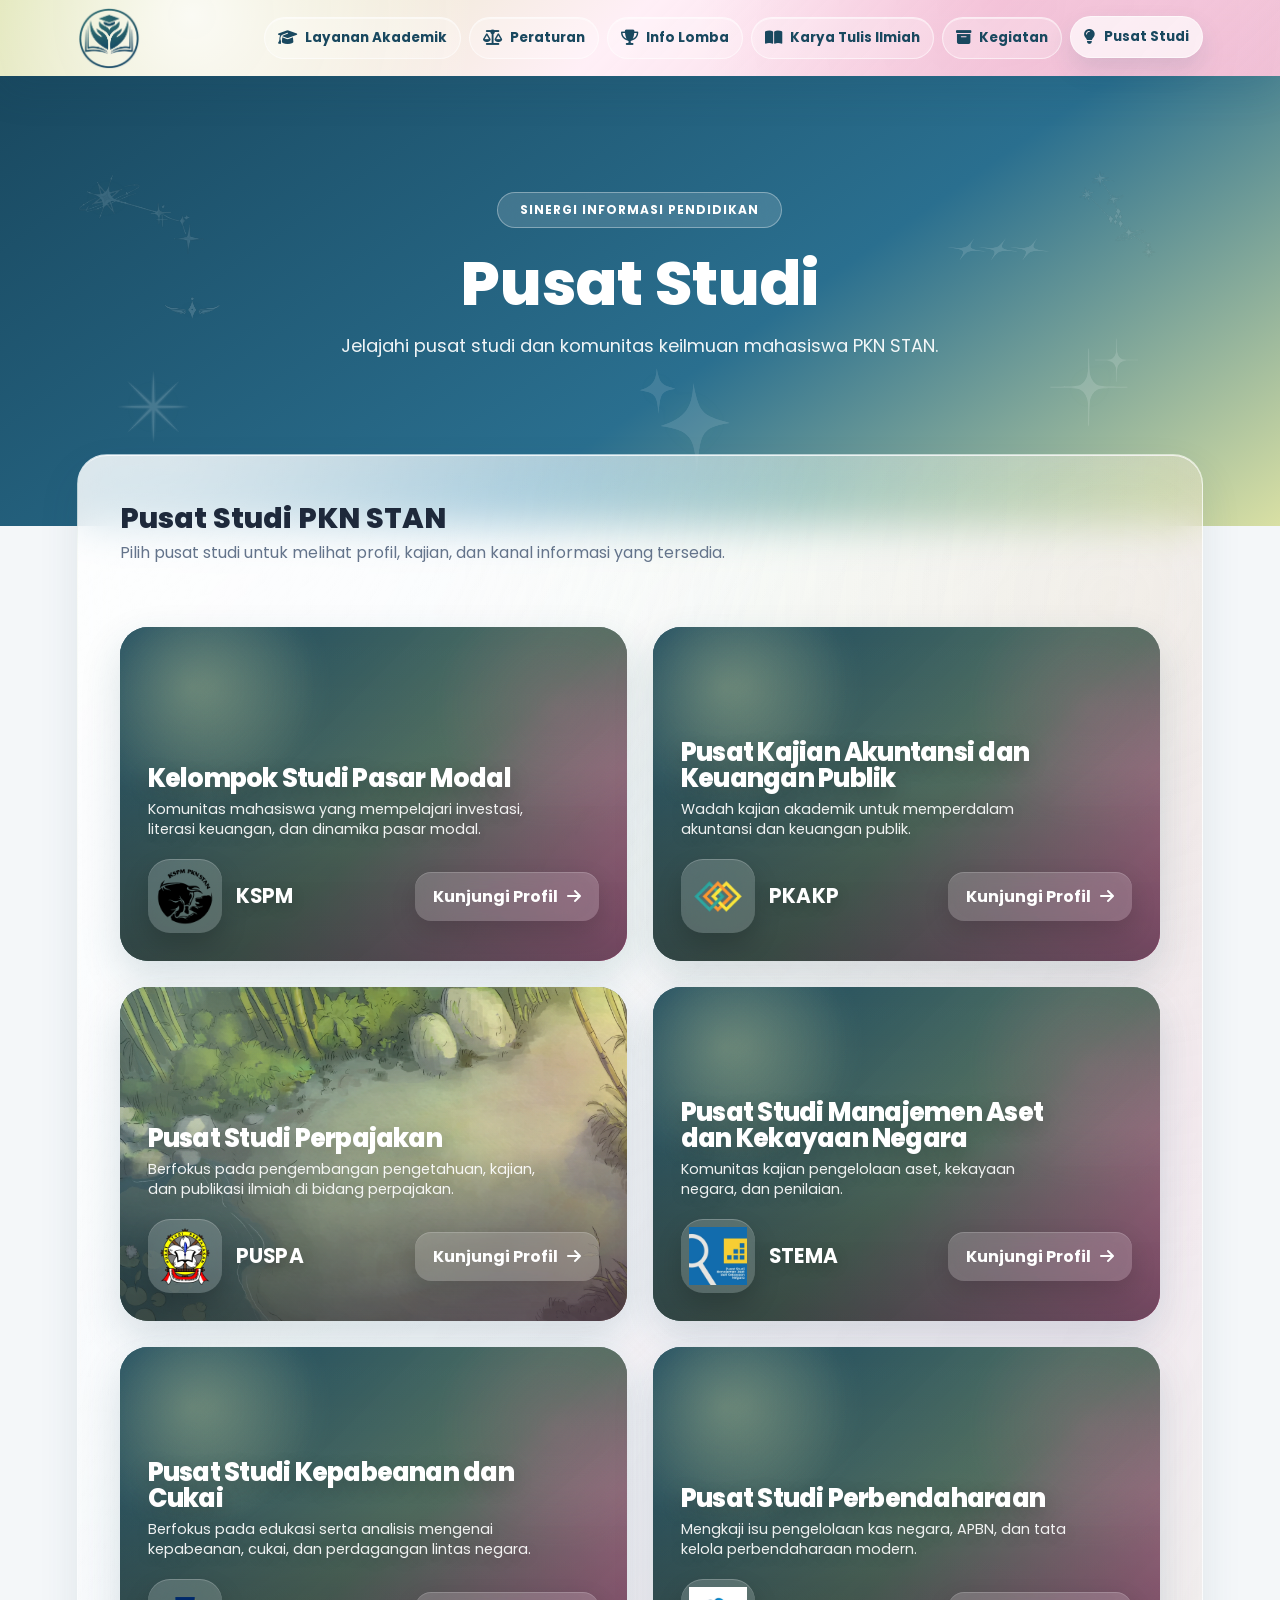
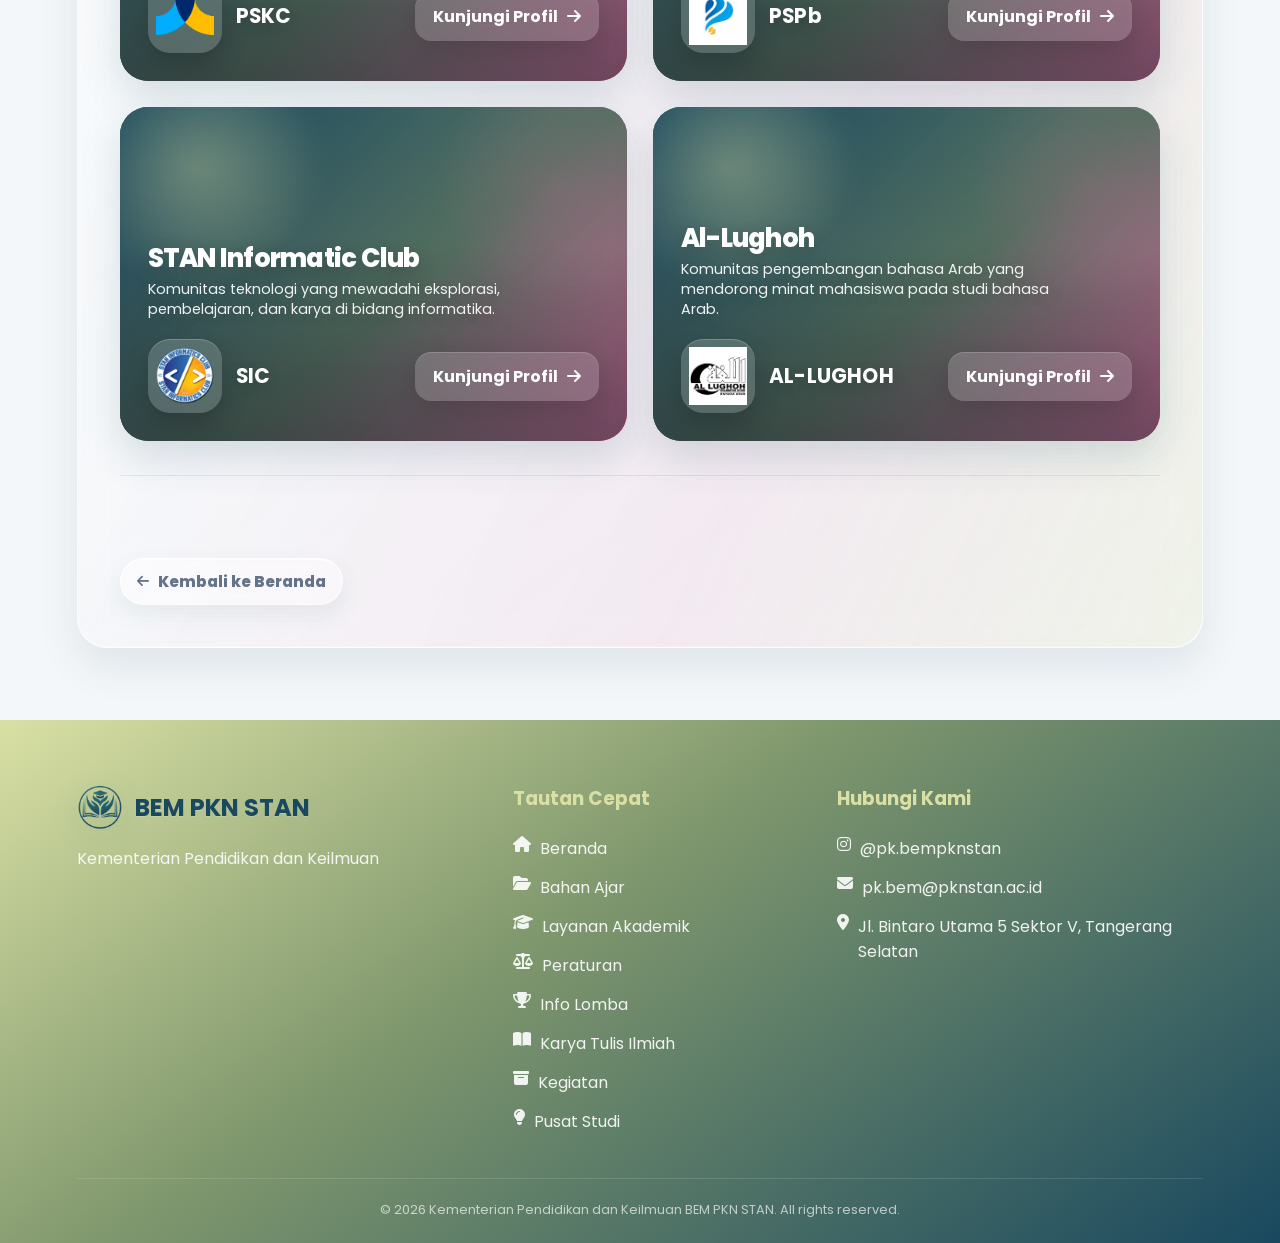
<file: pusat-studi.html>
<!doctype html>
<html lang="id">
  <head>
    <meta charset="UTF-8" />
    <meta name="viewport" content="width=device-width, initial-scale=1.0" />
    <title>Pusat Studi PKN STAN</title>
    <meta
      name="description"
      content="Daftar pusat studi dan komunitas keilmuan PKN STAN beserta tautan profil dan website masing-masing."
    />
    <meta name="theme-color" content="#19485f" />
    <meta property="og:type" content="website" />
    <meta property="og:title" content="Pusat Studi PKN STAN - BEM PKN STAN" />
    <meta
      property="og:description"
      content="Eksplorasi pusat studi perpajakan, akuntansi, kepabeanan, aset negara, perbendaharaan, pasar modal, dan informatika di PKN STAN."
    />
    <meta property="og:url" content="https://sip-center.netlify.app/pusat-studi.html" />
    <link rel="canonical" href="https://sip-center.netlify.app/pusat-studi.html" />
    <link rel="preconnect" href="https://fonts.googleapis.com" />
    <link rel="preconnect" href="https://fonts.gstatic.com" crossorigin />
    <link
      href="https://fonts.googleapis.com/css2?family=Poppins:wght@300;400;500;600;700;800&display=swap"
      rel="stylesheet"
    />
    <link
      rel="stylesheet"
      href="https://cdnjs.cloudflare.com/ajax/libs/font-awesome/6.4.0/css/all.min.css"
    />
    <link rel="stylesheet" href="./css/style.css?v=20260709-mobile-header-footer-corrected" />
    <script type="module" src="./js/script.js?v=20260709-mobile-header-footer-corrected"></script>
    <link rel="icon" type="image/x-icon" href="./image/PK.ico" />
  </head>
  <body data-page="pusat-studi">
    <div data-include="header"></div>

    <section class="hero">
      <div class="hero-decor" aria-hidden="true">
        <img
          src="./image/decor/aries.svg"
          class="hero-ornament decor-aries"
          alt=""
        />
        <img
          src="./image/decor/taurus.svg"
          class="hero-ornament decor-taurus"
          alt=""
        />
        <img
          src="./image/decor/element1.svg"
          class="hero-ornament decor-e1"
          alt=""
        />
        <img
          src="./image/decor/element2.svg"
          class="hero-ornament decor-e2"
          alt=""
        />
        <img
          src="./image/decor/element4.svg"
          class="hero-ornament decor-e4"
          alt=""
        />
        <img
          src="./image/decor/element7.svg"
          class="hero-ornament decor-e7"
          alt=""
        />
        <img
          src="./image/decor/element9.svg"
          class="hero-ornament decor-e9"
          alt=""
        />
      </div>

      <div class="container hero-content">
       
        <div class="glass-badge">Sinergi Informasi Pendidikan</div>
        <h1 class="hero-title">Pusat Studi</h1>
        <p class="hero-subtitle">
          Jelajahi pusat studi dan komunitas keilmuan mahasiswa PKN STAN.
        </p>
      </div>
    </section>

    <main class="main-section">
      <div class="container">
        <section class="glass-card" aria-labelledby="study-heading">
          <h2 class="section-heading" id="study-heading">
            Pusat Studi PKN STAN
          </h2>
          <p class="section-subtitle">
            Pilih pusat studi untuk melihat profil, kajian, dan kanal informasi
            yang tersedia.
          </p>

          <div class="service-grid study-grid">
            <article class="study-showcase-card">
              <div class="study-card-media media-fallback"></div>
              <div class="study-card-overlay" aria-hidden="true"></div>
              <div class="study-card-glow" aria-hidden="true"></div>
              <div class="study-card-content">
                <h3>Kelompok Studi Pasar Modal</h3>
                <p>Komunitas mahasiswa yang mempelajari investasi, literasi keuangan, dan dinamika pasar modal.</p>
                <div class="study-card-footer">
                  <div class="study-card-brand" aria-label="KSPM">
                    <div class="study-card-logo logo-icon" aria-hidden="true">
                      <img
                        src="./image/pusat-studi/kspm.webp"
                        alt=""
                        loading="lazy"
                        decoding="async"
                      />
                      <i class="fa-solid fa-chart-line" hidden></i>
                    </div>
                    <span class="study-card-short">KSPM</span>
                  </div>
                  <a
                    class="study-card-action"
                    href="https://www.instagram.com/kspm.pknstan/"
                    target="_blank"
                    rel="noopener noreferrer"
                    >Kunjungi Profil <i class="fa-solid fa-arrow-right" aria-hidden="true"></i></a>
                </div>
              </div>
            </article>

            <article class="study-showcase-card">
              <div class="study-card-media media-fallback"></div>
              <div class="study-card-overlay" aria-hidden="true"></div>
              <div class="study-card-glow" aria-hidden="true"></div>
              <div class="study-card-content">
                <h3>Pusat Kajian Akuntansi dan Keuangan Publik</h3>
                <p>Wadah kajian akademik untuk memperdalam akuntansi dan keuangan publik.</p>
                <div class="study-card-footer">
                  <div class="study-card-brand" aria-label="PKAKP">
                    <div class="study-card-logo logo-icon" aria-hidden="true">
                      <img
                        src="./image/pusat-studi/pkakp.webp"
                        alt=""
                        loading="lazy"
                        decoding="async"
                      />
                      <i class="fa-solid fa-calculator" hidden></i>
                    </div>
                    <span class="study-card-short">PKAKP</span>
                  </div>
                  <a
                    class="study-card-action"
                    href="https://www.pkakp.app/"
                    target="_blank"
                    rel="noopener noreferrer"
                    >Kunjungi Profil <i class="fa-solid fa-arrow-right" aria-hidden="true"></i></a>
                </div>
              </div>
            </article>

            <article class="study-showcase-card">
              <div class="study-card-media">
                <img
                  src="./image/pusat-studi/banner-puspa.webp"
                  alt="Banner Pusat Studi Perpajakan"
                  loading="lazy"
                  decoding="async"
                />
              </div>
              <div class="study-card-overlay" aria-hidden="true"></div>
              <div class="study-card-glow" aria-hidden="true"></div>
              <div class="study-card-content">
                <h3>Pusat Studi Perpajakan</h3>
                <p>Berfokus pada pengembangan pengetahuan, kajian, dan publikasi ilmiah di bidang perpajakan.</p>
                <div class="study-card-footer">
                  <div class="study-card-brand" aria-label="PUSPA">
                    <div class="study-card-logo logo-icon" aria-hidden="true">
                      <img
                        src="./image/pusat-studi/puspa.webp"
                        alt=""
                        loading="lazy"
                        decoding="async"
                      />
                      <i class="fa-solid fa-receipt" hidden></i>
                    </div>
                    <span class="study-card-short">PUSPA</span>
                  </div>
                  <a
                    class="study-card-action"
                    href="https://puspapknstan.org/"
                    target="_blank"
                    rel="noopener noreferrer"
                    >Kunjungi Profil <i class="fa-solid fa-arrow-right" aria-hidden="true"></i></a>
                </div>
              </div>
            </article>

            <article class="study-showcase-card">
              <div class="study-card-media media-fallback"></div>
              <div class="study-card-overlay" aria-hidden="true"></div>
              <div class="study-card-glow" aria-hidden="true"></div>
              <div class="study-card-content">
                <h3>Pusat Studi Manajemen Aset dan Kekayaan Negara</h3>
                <p>Komunitas kajian pengelolaan aset, kekayaan negara, dan penilaian.</p>
                <div class="study-card-footer">
                  <div class="study-card-brand" aria-label="STEMA">
                    <div class="study-card-logo logo-icon" aria-hidden="true">
                      <img
                        src="./image/pusat-studi/stema.webp"
                        alt=""
                        loading="lazy"
                        decoding="async"
                      />
                      <i class="fa-solid fa-vault" hidden></i>
                    </div>
                    <span class="study-card-short">STEMA</span>
                  </div>
                  <a
                    class="study-card-action"
                    href="https://www.instagram.com/stema_pknstan/"
                    target="_blank"
                    rel="noopener noreferrer"
                    >Kunjungi Profil <i class="fa-solid fa-arrow-right" aria-hidden="true"></i></a>
                </div>
              </div>
            </article>

            <article class="study-showcase-card">
              <div class="study-card-media media-fallback"></div>
              <div class="study-card-overlay" aria-hidden="true"></div>
              <div class="study-card-glow" aria-hidden="true"></div>
              <div class="study-card-content">
                <h3>Pusat Studi Kepabeanan dan Cukai</h3>
                <p>Berfokus pada edukasi serta analisis mengenai kepabeanan, cukai, dan perdagangan lintas negara.</p>
                <div class="study-card-footer">
                  <div class="study-card-brand" aria-label="PSKC">
                    <div class="study-card-logo logo-icon" aria-hidden="true">
                      <img
                        src="./image/pusat-studi/pskc.webp"
                        alt=""
                        loading="lazy"
                        decoding="async"
                      />
                      <i class="fa-solid fa-boxes-packing" hidden></i>
                    </div>
                    <span class="study-card-short">PSKC</span>
                  </div>
                  <a
                    class="study-card-action"
                    href="https://pskc.site/"
                    target="_blank"
                    rel="noopener noreferrer"
                    >Kunjungi Profil <i class="fa-solid fa-arrow-right" aria-hidden="true"></i></a>
                </div>
              </div>
            </article>

            <article class="study-showcase-card">
              <div class="study-card-media media-fallback"></div>
              <div class="study-card-overlay" aria-hidden="true"></div>
              <div class="study-card-glow" aria-hidden="true"></div>
              <div class="study-card-content">
                <h3>Pusat Studi Perbendaharaan</h3>
                <p>Mengkaji isu pengelolaan kas negara, APBN, dan tata kelola perbendaharaan modern.</p>
                <div class="study-card-footer">
                  <div class="study-card-brand" aria-label="PSPb">
                    <div class="study-card-logo logo-icon" aria-hidden="true">
                      <img
                        src="./image/pusat-studi/pspb.webp"
                        alt=""
                        loading="lazy"
                        decoding="async"
                      />
                      <i class="fa-solid fa-coins" hidden></i>
                    </div>
                    <span class="study-card-short">PSPb</span>
                  </div>
                  <a
                    class="study-card-action"
                    href="https://www.instagram.com/century.pknstan/"
                    target="_blank"
                    rel="noopener noreferrer"
                    >Kunjungi Profil <i class="fa-solid fa-arrow-right" aria-hidden="true"></i></a>
                </div>
              </div>
            </article>

            <article class="study-showcase-card">
              <div class="study-card-media media-fallback"></div>
              <div class="study-card-overlay" aria-hidden="true"></div>
              <div class="study-card-glow" aria-hidden="true"></div>
              <div class="study-card-content">
                <h3>STAN Informatic Club</h3>
                <p>Komunitas teknologi yang mewadahi eksplorasi, pembelajaran, dan karya di bidang informatika.</p>
                <div class="study-card-footer">
                  <div class="study-card-brand" aria-label="SIC">
                    <div class="study-card-logo logo-icon" aria-hidden="true">
                      <img
                        src="./image/pusat-studi/sic.webp"
                        alt=""
                        loading="lazy"
                        decoding="async"
                      />
                      <i class="fa-solid fa-laptop-code" hidden></i>
                    </div>
                    <span class="study-card-short">SIC</span>
                  </div>
                  <a
                    class="study-card-action"
                    href="https://www.instagram.com/ic.pknstan/"
                    target="_blank"
                    rel="noopener noreferrer"
                    >Kunjungi Profil <i class="fa-solid fa-arrow-right" aria-hidden="true"></i></a>
                </div>
              </div>
            </article>

            <article class="study-showcase-card">
              <div class="study-card-media media-fallback"></div>
              <div class="study-card-overlay" aria-hidden="true"></div>
              <div class="study-card-glow" aria-hidden="true"></div>
              <div class="study-card-content">
                <h3>Al-Lughoh</h3>
                <p>Komunitas pengembangan bahasa Arab yang mendorong minat mahasiswa pada studi bahasa Arab.</p>
                <div class="study-card-footer">
                  <div class="study-card-brand" aria-label="AL-LUGHOH">
                    <div class="study-card-logo logo-icon" aria-hidden="true">
                      <img
                        src="./image/pusat-studi/allughoh.webp"
                        alt=""
                        loading="lazy"
                        decoding="async"
                      />
                      <i class="fa-solid fa-language" hidden></i>
                    </div>
                    <span class="study-card-short">AL-LUGHOH</span>
                  </div>
                  <a
                    class="study-card-action"
                    href="https://www.instagram.com/al_lughoh_pknstan/"
                    target="_blank"
                    rel="noopener noreferrer"
                    >Kunjungi Profil <i class="fa-solid fa-arrow-right" aria-hidden="true"></i></a>
                </div>
              </div>
            </article>

          </div>

          <div class="study-back-area">
            <a class="back-link" href="./index.html">
              <i class="fa-solid fa-arrow-left" aria-hidden="true"></i>
              <span>Kembali ke Beranda</span>
            </a>
          </div>
        </section>
      </div>
    </main>

    <div data-include="footer"></div>
  </body>
</html>
</file>
<file: css/style.css>
@import url("./base.css?v=20260709-mobile-header-footer-corrected");
@import url("./layout.css?v=20260709-mobile-header-footer-corrected");
@import url("./components.css?v=20260709-mobile-header-footer-corrected");
@import url("./header-footer.css?v=20260709-mobile-header-footer-corrected");
@import url("./pages/home.css?v=20260709-mobile-header-footer-corrected");
@import url("./pages/layanan.css?v=20260709-mobile-header-footer-corrected");
@import url("./pages/pusat-studi.css?v=20260709-mobile-header-footer-corrected");
@import url("./pages/info-lomba.css?v=20260709-mobile-header-footer-corrected");
@import url("./pages/peraturan.css?v=20260709-mobile-header-footer-corrected");
@import url("./pages/kti.css?v=20260709-mobile-header-footer-corrected");
@import url("./pages/arsip-kegiatan.css?v=20260709-mobile-header-footer-corrected");
</file>
